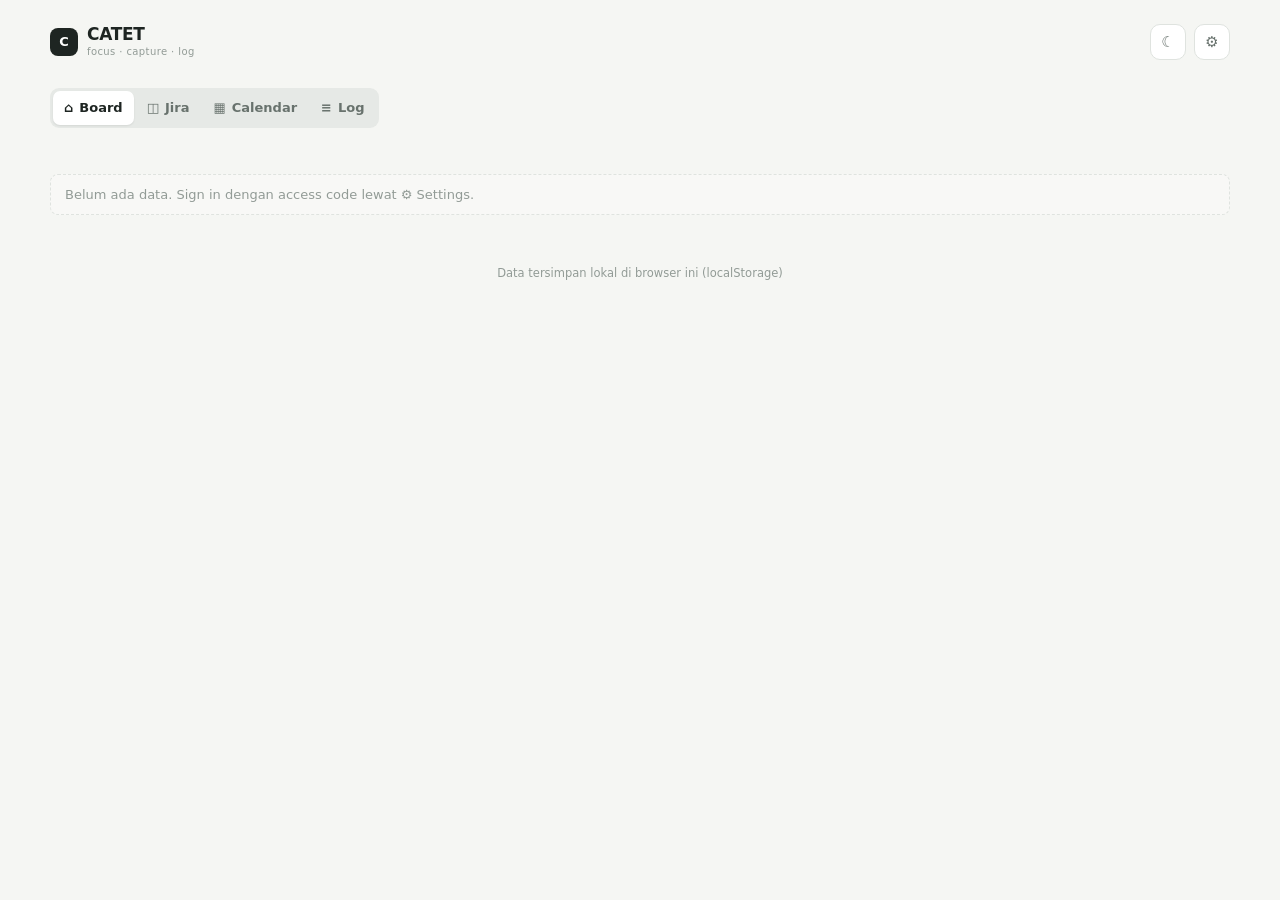
<file: index.html>
<!doctype html>
<html lang="id">
<head>
<meta charset="utf-8">
<meta name="viewport" content="width=device-width, initial-scale=1, viewport-fit=cover, interactive-widget=resizes-content">
<title>Catet — catatan cepat berprioritas</title>
<meta name="theme-color" content="#0e7a6f">
<link rel="manifest" href="manifest.webmanifest">
<link rel="icon" type="image/png" href="icon-192.png">
<link rel="apple-touch-icon" href="icon-192.png">
<script src="assets/js/theme.js"></script>
<link rel="stylesheet" href="assets/css/styles.css">
<link rel="stylesheet" href="assets/css/calm-workbench.css">
</head>
<body>

<div class="app">
  <header class="top">
    <div class="brand">
      <span class="brand-mark" aria-hidden="true">C</span>
      <div><h1>CATET</h1><span class="tag">focus · capture · log</span></div>
    </div>
    <div class="top-actions">
      <button class="btn-ghost ready-alert-btn" id="ready-alert-btn" type="button" aria-label="Tiket baru siap dites" aria-expanded="false" hidden><span aria-hidden="true">✓</span><span id="ready-alert-count" class="ready-alert-count">0</span></button>
      <a class="week-chip" id="wrapped-week-chip" href="weekly-wrapped.html" hidden><span class="week-chip-dot" aria-hidden="true"></span><span id="wrapped-week-chip-label" class="week-chip-label"></span></a>
      <span class="week-chip-status" id="wrapped-week-chip-status" role="status" aria-atomic="true"></span>
      <button class="btn-ghost theme-toggle" id="theme-toggle" type="button" aria-label="Gunakan tema gelap" aria-pressed="false">☾</button>
      <button class="btn-ghost" id="settings-btn" aria-label="Settings" title="Settings" aria-pressed="false">⚙&#xFE0E;</button>
    </div>
  </header>

  <section class="ready-alert-panel hidden" id="ready-alert-panel" aria-labelledby="ready-alert-title">
    <div class="ready-alert-head">
      <div>
        <span class="ready-alert-eyebrow">QA SIGNAL</span>
        <h2 id="ready-alert-title">QA inbox</h2>
        <p>PR merged akan terus diingatkan sampai kamu menandainya sudah dibaca.</p>
      </div>
      <button class="icon-btn" id="ready-alert-close" type="button" aria-label="Tutup panel tiket siap dites">✕</button>
    </div>
    <div class="ready-alert-list" id="ready-alert-list"></div>
    <div class="pr-merge-alert-section">
      <div class="pr-merge-alert-head">
        <h3>PR merged belum dibaca</h3>
        <span id="pr-merge-alert-updated"></span>
      </div>
      <div class="pr-merge-alert-list" id="pr-merge-alert-list"></div>
    </div>
  </section>

  <div class="tabs-row">
    <nav class="tabs" role="tablist" aria-label="Tampilan">
      <button class="tab" id="tab-papan" role="tab" aria-label="Board" aria-selected="true"><span aria-hidden="true">⌂</span><span class="tab-label">Board</span></button>
      <button class="tab" id="tab-jira" role="tab" aria-label="Jira" aria-selected="false"><span aria-hidden="true">◫</span><span class="tab-label">Jira</span></button>
      <button class="tab" id="tab-kalender" role="tab" aria-label="Calendar" aria-selected="false"><span aria-hidden="true">▦</span><span class="tab-label">Calendar</span></button>
      <button class="tab" id="tab-log" role="tab" aria-label="Work log" aria-selected="false"><span aria-hidden="true">≡</span><span class="tab-label">Log</span></button>
    </nav>
    <input type="search" id="search" placeholder="Search tasks / tickets / logs…" aria-label="Cari">
  </div>

  <div class="desktop-shell board-view">
  <main id="board-main">
  <section class="focus-card" id="focus-card" aria-live="polite"></section>

  <section class="daily-priority hidden" id="daily-priority" aria-live="polite"></section>

  <section class="capture" aria-label="Tambah catatan">
    <div class="capture-row1">
      <span class="capture-plus" aria-hidden="true">+</span>
      <label class="capture-label" for="cap-text">Quick capture</label>
      <input type="text" id="cap-text" placeholder="Apa yang perlu kamu catat?" enterkeyhint="done">
      <button class="btn-ghost capture-more" id="capture-more" type="button" aria-expanded="false" aria-controls="capture-options">Options</button>
      <button class="btn-line" id="cap-run" title="Simpan lalu langsung jadikan In progress">▶ Run</button>
      <button class="btn-solid" id="cap-save">Save</button>
    </div>
    <div class="capture-options hidden" id="capture-options">
    <div class="capture-row2">
      <div class="cap-group" role="group" aria-label="Prioritas">
        <span class="cap-label">Priority</span>
        <button class="chip pr-urgent" data-pr="urgent" aria-pressed="false">Urgent</button>
        <button class="chip pr-tinggi" data-pr="tinggi" aria-pressed="false">High</button>
        <button class="chip pr-sedang" data-pr="sedang" aria-pressed="true">Medium</button>
        <button class="chip pr-rendah" data-pr="rendah" aria-pressed="false">Low</button>
      </div>
      <div class="cap-group" role="group" aria-label="Waktu">
        <span class="cap-label">When</span>
        <button class="chip time" data-due="none">Anytime</button>
        <button class="chip time" data-due="today" aria-pressed="true" >Today</button>
        <button class="chip time" data-due="tomorrow-am">Tomorrow AM</button>
        <input type="datetime-local" id="cap-due-custom" aria-label="Pilih waktu sendiri">
      </div>
      <button class="chip time hidden" id="sprint-capture" aria-pressed="false" title="Masukkan tugas baru ke sprint aktif">🏃 Sprint</button>
      <button class="chip" id="score-toggle" aria-pressed="false" title="Bantu menilai prioritas dari dampak, usaha, dan tenggat">🧮 Score</button>
      <span class="cap-hint"><kbd>Enter</kbd> save · <kbd>Alt</kbd>+<kbd>1–4</kbd> priority</span>
    </div>
    <div class="capture-row3 hidden" id="score-panel">
      <div class="cap-group" role="group" aria-label="Dampak kalau ditunda">
        <span class="cap-label">If delayed?</span>
        <button class="chip sc" data-dampak="1" aria-pressed="false">Safe</button>
        <button class="chip sc" data-dampak="2" aria-pressed="false">Disruptive</button>
        <button class="chip sc" data-dampak="3" aria-pressed="false">Blocks people/prod</button>
      </div>
      <div class="cap-group" role="group" aria-label="Perkiraan usaha">
        <span class="cap-label">Effort</span>
        <button class="chip sc" data-usaha="S" aria-pressed="false">⚡ ≤1 h</button>
        <button class="chip sc" data-usaha="M" aria-pressed="false">⏱ ±½ day</button>
        <button class="chip sc" data-usaha="L" aria-pressed="false">⏳ ≥1 day</button>
      </div>
      <div class="score-verdict" id="score-verdict">Pilih dampak (dan usaha) — saran prioritas &amp; kapan mulai muncul di sini.</div>
    </div>
    </div>
  </section>

  <div id="sections"></div>
  </main>
  <aside id="board-sidebar" aria-label="Konteks kerja">
    <div id="sprint-context"></div>
    <div id="routine-context"></div>
  </aside>
  </div>

  <div id="jiraview" class="hidden"></div>

  <div id="calview" class="hidden"></div>

  <div id="worklog" class="hidden"></div>

  <div id="settingsview" class="hidden">
    <section class="section weekly-checkin-section" id="weekly-checkin-section">
      <div class="section-head weekly-checkin-head">
        <div><span class="section-eyebrow">Weekly Wrapped input</span><h2>Weekly check-in</h2><p id="weekly-period-label"></p></div>
        <a class="btn-ghost tab-link" href="weekly-wrapped.html">Open Wrapped →</a>
      </div>
      <details class="weekly-advanced" id="weekly-advanced">
        <summary>Advanced</summary>
        <p class="weekly-help">Form start/end-week opsional. Koreksi report ada di Wrapped: Looks right, Ada yang salah, atau Yang terlewat.</p>
        <div class="weekly-checkin-grid">
        <form class="routine-card weekly-form" id="weekly-start-form">
          <div class="weekly-form-head"><div><span class="section-eyebrow">Start of week</span><h3>Commit to outcomes</h3></div><button class="btn-ghost" id="weekly-add-outcome" type="button">+ Outcome</button></div>
          <p class="weekly-help">Maksimal tiga hasil, bukan daftar aktivitas. Setiap outcome wajib punya definition of done.</p>
          <div id="weekly-outcomes"></div>
          <label class="weekly-field"><span>Capacity exception</span><textarea name="capacityException" rows="2" maxlength="1000" placeholder="Cuti, incident, meeting besar, atau constraint lain (optional)"></textarea></label>
          <div class="weekly-form-foot"><span class="weekly-form-status" role="status"></span><button class="btn-solid" type="submit">Save commitment</button></div>
        </form>

        <form class="routine-card weekly-form" id="weekly-end-form">
          <div class="weekly-form-head"><div><span class="section-eyebrow">End of week</span><h3>Reflect with evidence</h3></div></div>
          <p class="weekly-help">Isi singkat dan konkret. Ini context manusia untuk engine privat, bukan diagnosis performa otomatis.</p>
          <div class="weekly-reflection-grid">
            <label class="weekly-field"><span>Highest impact *</span><textarea name="highestImpact" rows="2" maxlength="1500"></textarea></label>
            <label class="weekly-field"><span>Hidden work</span><textarea name="hiddenWork" rows="2" maxlength="1500"></textarea></label>
            <label class="weekly-field"><span>Unfinished / failed *</span><textarea name="unfinished" rows="2" maxlength="1500"></textarea></label>
            <label class="weekly-field"><span>Decision to change *</span><textarea name="decisionToChange" rows="2" maxlength="1500"></textarea></label>
            <label class="weekly-field weekly-wide"><span>External feedback</span><textarea name="externalFeedback" rows="2" maxlength="1500"></textarea></label>
            <label class="weekly-field weekly-wide"><span>Rating context</span><textarea name="wellbeingContext" rows="2" maxlength="1000" placeholder="Kenapa focus, energy, atau load berada di angka tersebut? (optional)"></textarea></label>
          </div>
          <p class="weekly-help">Skala 1–5: focus/energy makin tinggi makin baik; load 5 berarti beban paling berat.</p>
          <div class="weekly-ratings">
            <label class="weekly-rating"><span>Focus</span><select name="focus" aria-label="Focus score"><option>1</option><option>2</option><option selected>3</option><option>4</option><option>5</option></select></label>
            <label class="weekly-rating"><span>Energy</span><select name="energy" aria-label="Energy score"><option>1</option><option>2</option><option selected>3</option><option>4</option><option>5</option></select></label>
            <label class="weekly-rating"><span>Load</span><select name="load" aria-label="Load score"><option>1</option><option>2</option><option selected>3</option><option>4</option><option>5</option></select></label>
          </div>
          <div class="weekly-form-foot"><span class="weekly-form-status" role="status"></span><button class="btn-solid" type="submit">Save reflection</button></div>
        </form>
        </div>
      </details>
    </section>

    <div id="settings-access"></div>

    <section class="section s-jira" style="margin-top:18px">
      <div class="section-head"><h2>Reminders</h2></div>
      <div class="routine-card">
        <div class="routine-row">
          <span class="r-text">Toast di dalam halaman + bip untuk tugas jatuh tempo, rutinitas, dan meeting. Notifikasi sistem ikut aktif kalau browser mengizinkan.</span>
          <button class="btn-line" id="notif-btn" title="Nyalakan/matikan pengingat waktu">🔔<span class="btn-label"> Reminders</span></button>
        </div>
      </div>
    </section>

    <section class="section s-jira" style="margin-top:18px">
      <div class="section-head"><h2>Backup</h2></div>
      <div class="routine-card">
        <div class="routine-row">
          <span class="r-text">Unduh atau pulihkan semua data (tugas, rutinitas, sprint, log kerja, weekly check-in) sebagai file .json — jaring pengaman yang tidak bergantung ke sinkron cloud.</span>
          <button class="btn-line" id="export-btn" title="Unduh cadangan semua data sebagai file .json">⬇<span class="btn-label"> Export</span></button>
          <button class="btn-line" id="import-btn" title="Pulihkan data dari file .json (mengganti data di browser ini)">⬆<span class="btn-label"> Import</span></button>
          <input type="file" id="import-file" accept="application/json,.json" hidden>
        </div>
      </div>
    </section>
  </div>

  <footer class="foot">Data tersimpan lokal di browser ini (localStorage)<span id="sync-status"></span></footer>
</div>

<div class="toasts" id="toasts" role="status" aria-live="assertive"></div>

<!-- Urutan dimuat penting: util → state/fitur → render → app (inisialisasi).
     Skrip klasik (bukan module) supaya tetap bisa dibuka langsung dari file://. -->
<script src="assets/js/util.js"></script>
<script src="assets/js/priority-engine.js"></script>
<script src="assets/js/dependency-matcher.js"></script>
<script src="assets/js/ready-notifications.js"></script>
<script src="assets/js/tasks.js"></script>
<script src="assets/js/sprints.js"></script>
<script src="assets/js/capture.js"></script>
<script src="assets/js/routines.js"></script>
<script src="assets/js/jira.js"></script>
<script src="assets/js/calendar.js"></script>
<script src="assets/js/testcases.js"></script>
<script src="assets/js/board.js"></script>
<script src="assets/js/worklog.js"></script>
<script src="assets/js/reminders.js"></script>
<script src="assets/js/weekly-checkin.js"></script>
<script src="assets/js/weekly-wrapped-signal.js"></script>
<script src="assets/js/sync.js"></script>
<script src="assets/js/backup.js"></script>
<script src="assets/js/settings.js"></script>
<script src="assets/js/app.js"></script>
</body>
</html>
</file>
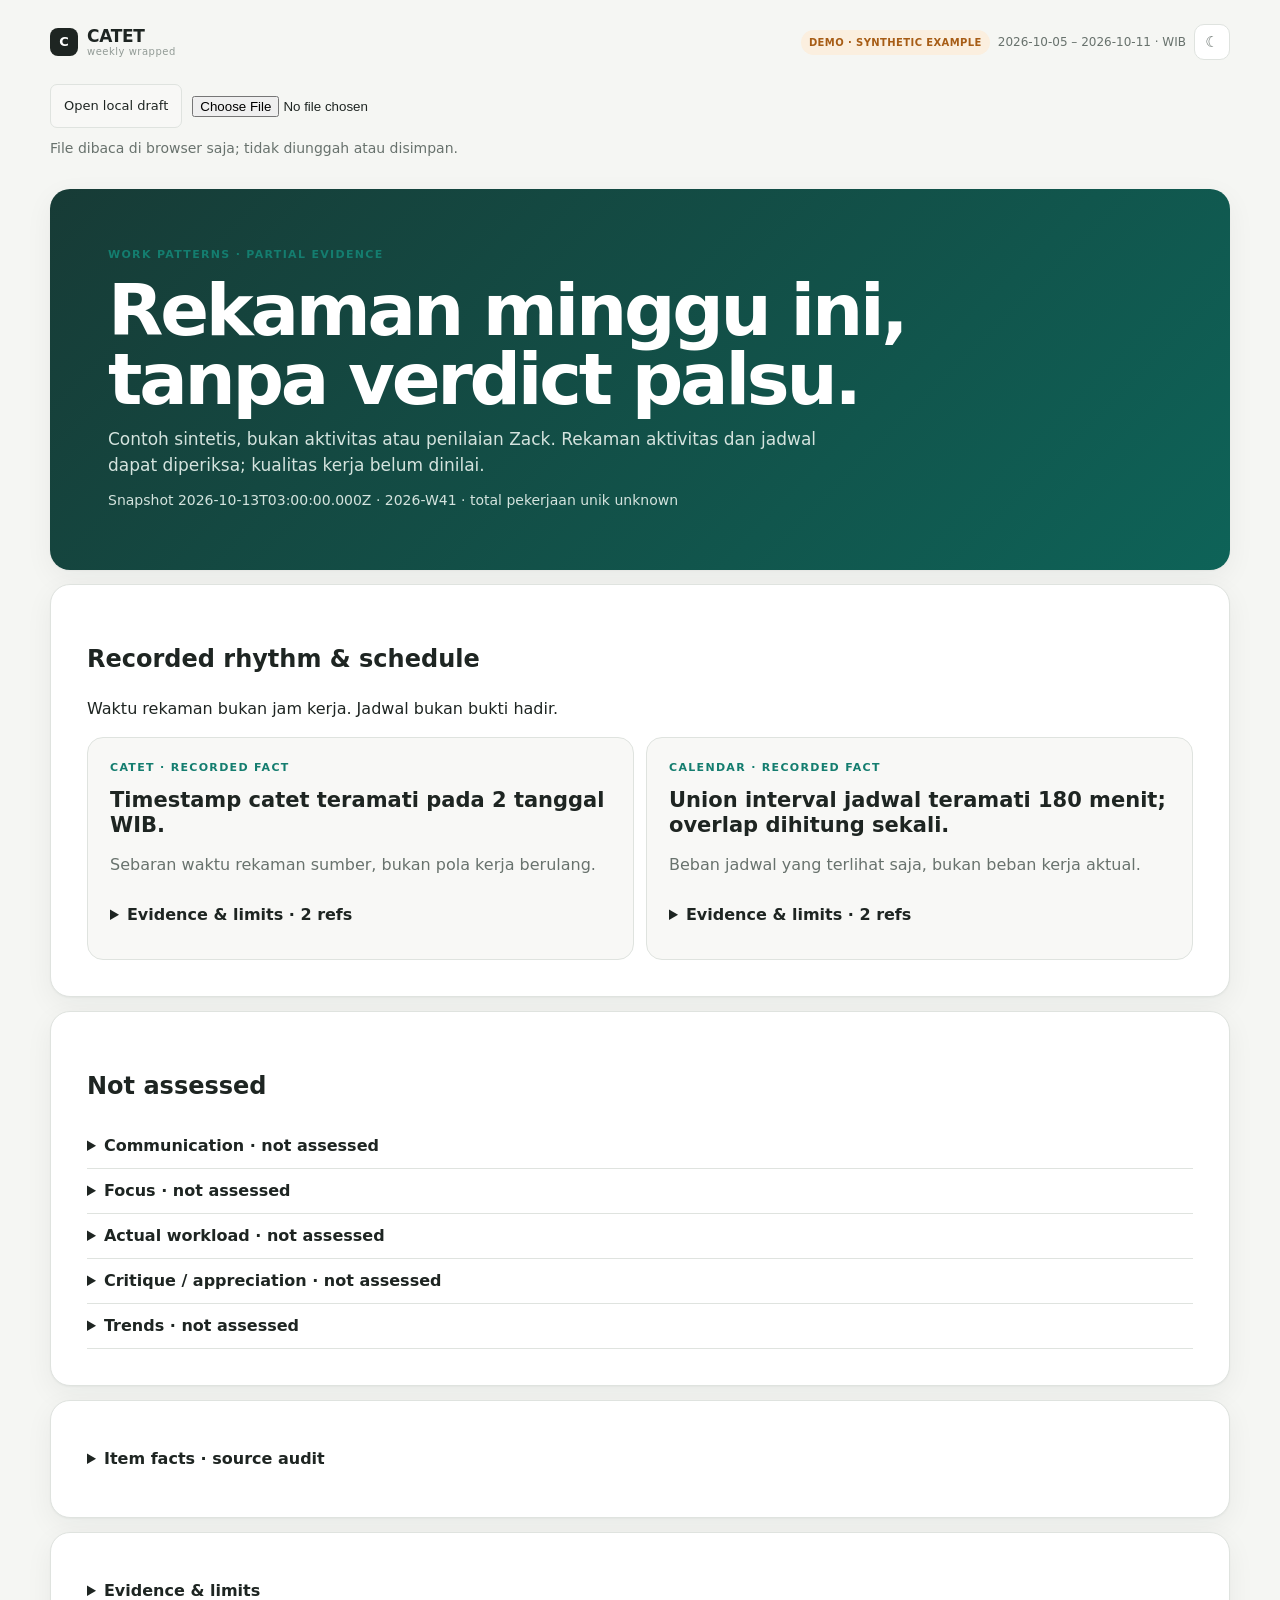
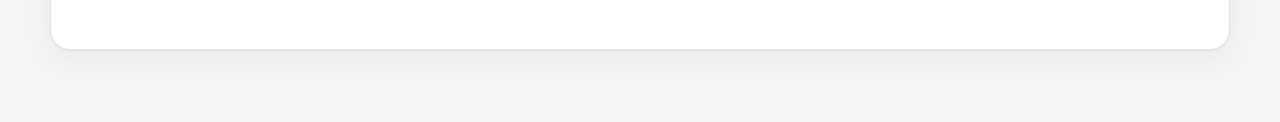
<file: weekly-wrapped.html>
<!doctype html>
<html lang="id">
<head>
<meta charset="utf-8">
<meta name="viewport" content="width=device-width, initial-scale=1">
<title>Weekly Wrapped — CATET</title>
<meta name="theme-color" content="#147d6f">
<link rel="manifest" href="manifest.webmanifest">
<link rel="icon" type="image/png" href="icon-192.png">
<link rel="apple-touch-icon" href="icon-192.png">
<script src="assets/js/theme.js"></script>
<link rel="stylesheet" href="assets/css/styles.css">
<link rel="stylesheet" href="assets/css/calm-workbench.css">
<link rel="stylesheet" href="assets/css/weekly-wrapped.css">
</head>
<body class="wrapped-body">
<div class="wrapped-app">
  <header class="top wrapped-top">
    <a class="brand wrapped-brand" href="index.html" aria-label="Kembali ke CATET">
      <span class="brand-mark" aria-hidden="true">C</span>
      <span class="brand-copy"><strong>CATET</strong><small>weekly wrapped</small></span>
    </a>
    <div class="top-actions">
      <span class="wrapped-source-status" id="wrapped-source-status" data-source="loading">Loading report…</span>
      <span class="wrapped-period" id="wrapped-period">Memuat periode…</span>
      <button class="btn-ghost theme-toggle" id="theme-toggle" type="button" aria-label="Gunakan tema gelap" aria-pressed="false">☾</button>
    </div>
  </header>

  <main>
    <div class="wrapped-local-tools">
      <label class="btn-line" for="wrapped-local-input">Open local draft</label>
      <input id="wrapped-local-input" type="file" accept="application/json,.json" aria-label="Open local draft" />
      <span id="wrapped-local-status" role="status">File dibaca di browser saja; tidak diunggah atau disimpan.</span>
    </div>
    <section class="wrapped-report hidden" id="work-pattern-report" aria-labelledby="work-pattern-title">
      <header class="report-hero">
        <div><span class="section-eyebrow">Work patterns · partial evidence</span>
          <h1 id="work-pattern-title" tabindex="-1">Rekaman minggu ini, tanpa verdict palsu.</h1>
          <p id="work-pattern-summary"></p>
          <p id="work-pattern-snapshot"></p>
        </div>
      </header>
      <section class="report-section" aria-labelledby="work-pattern-highlights-title">
        <h2 id="work-pattern-highlights-title">Recorded rhythm &amp; schedule</h2>
        <p>Waktu rekaman bukan jam kerja. Jadwal bukan bukti hadir.</p>
        <div id="work-pattern-highlights" class="claim-grid"></div>
      </section>
      <section class="report-section" aria-labelledby="work-pattern-abstentions-title">
        <h2 id="work-pattern-abstentions-title">Not assessed</h2>
        <div id="work-pattern-abstentions"></div>
      </section>
      <details class="report-section" id="work-pattern-items">
        <summary>Item facts · source audit</summary>
        <p>Item antar-sumber belum dipetakan. Hitungan tidak dijumlahkan sebagai pekerjaan unik atau impact.</p>
        <div id="work-pattern-item-list" class="claim-grid"></div>
      </details>
      <details class="report-section" id="work-pattern-coverage">
        <summary>Evidence &amp; limits</summary>
        <p>Ref aktivitas dan ritme yang sama bukan bukti independen tambahan. Total minggu tetap unknown pada coverage partial/missing.</p>
        <div id="work-pattern-source-list"></div>
        <p id="work-pattern-agent-gap"></p>
        <div id="work-pattern-evidence"></div>
      </details>
    </section>
    <section class="wrapped-story" id="wrapped-story" aria-label="Weekly Wrapped slideshow">
      <div class="story-progress" id="story-progress" aria-label="Progress slideshow"></div>
      <article class="story-card" id="story-card" aria-live="polite" tabindex="0">
        <div class="story-copy">
          <span class="story-eyebrow" id="story-eyebrow"></span>
          <h1 id="story-title">Memuat Weekly Wrapped…</h1>
          <p id="story-body"></p>
        </div>
        <div class="story-metric" aria-label="Metric utama">
          <strong id="story-metric"></strong>
          <span id="story-metric-label"></span>
        </div>
        <div class="story-index mono" id="story-index"></div>
      </article>
      <div class="story-controls">
        <button class="btn-line" id="story-prev" type="button">← Previous</button>
        <button class="btn-ghost" id="story-pause" type="button" aria-pressed="false">Pause</button>
        <button class="btn-solid" id="story-next" type="button">Next →</button>
        <button class="btn-solid hidden" id="view-report" type="button">View full report ↓</button>
      </div>
      <p class="story-hint">Gunakan ← → atau swipe. Auto-advance berhenti saat kamu berinteraksi.</p>
    </section>

    <section class="wrapped-report hidden" id="wrapped-report" aria-labelledby="report-title">
      <header class="report-hero">
        <div>
          <span class="section-eyebrow">Full report</span>
          <h1 id="report-title" tabindex="-1">Evidence before vibes.</h1>
          <p id="report-summary"></p>
        </div>
        <div class="report-score"><strong id="overall-score">—</strong><span>provisional / 5</span></div>
      </header>

      <div class="report-grid report-overview">
        <section class="report-panel">
          <div class="panel-heading"><div><span class="section-eyebrow">Promise vs reality</span><h2>Commitments</h2></div></div>
          <div id="commitment-list"></div>
        </section>
        <section class="report-panel">
          <div class="panel-heading"><div><span class="section-eyebrow">Evidence coverage</span><h2>Scorecard</h2></div></div>
          <div id="scorecard-list"></div>
        </section>
      </div>

      <section class="report-section">
        <div class="panel-heading"><div><span class="section-eyebrow">Fact ≠ inference</span><h2>What actually happened</h2></div><p>Kesimpulan dipisahkan dari observasi. Kritik tanpa evidence tidak naik panggung.</p></div>
        <div class="claim-grid" id="claim-list"></div>
      </section>

      <section class="report-section next-week-section">
        <div class="panel-heading"><div><span class="section-eyebrow">Bounded plan</span><h2>Next week</h2></div><p>Maksimal tiga outcome. Daftar panjang bukan prioritas.</p></div>
        <div class="next-week-grid">
          <ol class="next-outcomes" id="next-outcomes"></ol>
          <aside class="next-guardrails" id="next-guardrails"></aside>
        </div>
      </section>

      <section class="report-section">
        <div class="panel-heading"><div><span class="section-eyebrow">Audit trail</span><h2>Evidence ledger</h2></div><p>Sanitized summary only. Raw payload tidak disimpan di report.</p></div>
        <div class="evidence-list" id="evidence-list"></div>
      </section>

      <section class="report-section wrapped-correction" id="wrapped-correction" aria-labelledby="correction-title">
        <div class="panel-heading">
          <div>
            <span class="section-eyebrow">Quick correction</span>
            <h2 id="correction-title">Does this look right?</h2>
          </div>
          <p>Tiga jalur ringan. Form panjang ada di Advanced, bukan syarat untuk melihat atau mengoreksi report.</p>
        </div>
        <div class="correction-actions">
          <button class="btn-solid" id="correction-looks-right" type="button" data-correction-verdict="looks_right" aria-pressed="false">Looks right</button>
          <button class="btn-line" id="correction-wrong" type="button" data-correction-verdict="wrong" aria-pressed="false">Ada yang salah</button>
        </div>
        <label class="weekly-field correction-note" id="correction-missed"><span>Yang terlewat</span><textarea id="correction-note" maxlength="500" rows="3" placeholder="Satu hal yang tidak tertangkap report"></textarea></label>
        <div class="correction-foot">
          <button class="btn-ghost" id="correction-save-missed" type="button" data-correction-verdict="missed">Simpan yang terlewat</button>
          <span class="weekly-form-status" id="correction-status" role="status">Belum ada koreksi untuk report ini.</span>
        </div>
      </section>

      <details class="wrapped-advanced" id="wrapped-advanced">
        <summary>Advanced</summary>
        <p class="weekly-help">Start/end-week lama tetap ada sebagai fallback. Tidak wajib diisi untuk melihat atau mengoreksi report.</p>
        <p id="weekly-period-label"></p>
        <div class="weekly-checkin-grid">
          <form class="routine-card weekly-form" id="weekly-start-form">
            <div class="weekly-form-head"><div><span class="section-eyebrow">Start of week</span><h3>Commit to outcomes</h3></div><button class="btn-ghost" id="weekly-add-outcome" type="button">+ Outcome</button></div>
            <p class="weekly-help">Maksimal tiga hasil, bukan daftar aktivitas. Setiap outcome wajib punya definition of done.</p>
            <div id="weekly-outcomes"></div>
            <label class="weekly-field"><span>Capacity exception</span><textarea name="capacityException" rows="2" maxlength="1000" placeholder="Cuti, incident, meeting besar, atau constraint lain (optional)"></textarea></label>
            <div class="weekly-form-foot"><span class="weekly-form-status" role="status"></span><button class="btn-solid" type="submit">Save commitment</button></div>
          </form>
          <form class="routine-card weekly-form" id="weekly-end-form">
            <div class="weekly-form-head"><div><span class="section-eyebrow">End of week</span><h3>Reflect with evidence</h3></div></div>
            <p class="weekly-help">Isi singkat dan konkret. Ini context manusia untuk engine privat, bukan diagnosis performa otomatis.</p>
            <div class="weekly-reflection-grid">
              <label class="weekly-field"><span>Highest impact *</span><textarea name="highestImpact" rows="2" maxlength="1500"></textarea></label>
              <label class="weekly-field"><span>Hidden work</span><textarea name="hiddenWork" rows="2" maxlength="1500"></textarea></label>
              <label class="weekly-field"><span>Unfinished / failed *</span><textarea name="unfinished" rows="2" maxlength="1500"></textarea></label>
              <label class="weekly-field"><span>Decision to change *</span><textarea name="decisionToChange" rows="2" maxlength="1500"></textarea></label>
              <label class="weekly-field weekly-wide"><span>External feedback</span><textarea name="externalFeedback" rows="2" maxlength="1500"></textarea></label>
              <label class="weekly-field weekly-wide"><span>Rating context</span><textarea name="wellbeingContext" rows="2" maxlength="1000" placeholder="Kenapa focus, energy, atau load berada di angka tersebut? (optional)"></textarea></label>
            </div>
            <p class="weekly-help">Skala 1–5: focus/energy makin tinggi makin baik; load 5 berarti beban paling berat.</p>
            <div class="weekly-ratings">
              <label class="weekly-rating"><span>Focus</span><select name="focus" aria-label="Focus score"><option>1</option><option>2</option><option selected>3</option><option>4</option><option>5</option></select></label>
              <label class="weekly-rating"><span>Energy</span><select name="energy" aria-label="Energy score"><option>1</option><option>2</option><option selected>3</option><option>4</option><option>5</option></select></label>
              <label class="weekly-rating"><span>Load</span><select name="load" aria-label="Load score"><option>1</option><option>2</option><option selected>3</option><option>4</option><option>5</option></select></label>
            </div>
            <div class="weekly-form-foot"><span class="weekly-form-status" role="status"></span><button class="btn-solid" type="submit">Save reflection</button></div>
          </form>
        </div>
      </details>

      <footer class="wrapped-footer">
        <button class="btn-line" id="replay-story" type="button">Replay slideshow ↑</button>
        <a class="btn-ghost wrapped-link" href="index.html">Back to CATET</a>
        <span id="report-status"></span>
      </footer>
    </section>

    <section class="wrapped-error hidden" id="wrapped-error" role="alert">
      <h1>Weekly Wrapped gagal dimuat.</h1>
      <p>Data report tidak tersedia atau formatnya invalid. Coba refresh setelah report di-generate ulang.</p>
      <button class="btn-solid" id="wrapped-retry" type="button">Retry</button>
      <a class="btn-line wrapped-link" href="index.html">Settings / CATET</a>
    </section>
  </main>
</div>
<script src="assets/js/util.js"></script>
<script src="assets/js/weekly-checkin.js"></script>
<script src="assets/js/weekly-correction.js"></script>
<script src="assets/js/work-pattern-report-contract.js"></script>
<script src="assets/js/weekly-wrapped.js"></script>
</body>
</html>
</file>
<file: assets/css/styles.css>
:root {
    --bg: #eef1f4;
    --surface: #ffffff;
    --surface-2: #f5f7f9;
    --ink: #1b2530;
    --ink-muted: #5c6b7a;
    --ink-faint: #8b98a5;
    --line: #d8dee5;
    --accent: #0e7a6f;
    --accent-soft: #e0f0ee;
    --accent-ink: #ffffff;
    --focus-ring: #0e7a6f;
    --p-urgent: #c2362b;
    --p-urgent-soft: #f9e9e7;
    --p-tinggi: #c07514;
    --p-tinggi-soft: #f8efe0;
    --p-sedang: #2563a8;
    --p-sedang-soft: #e6eef7;
    --p-rendah: #6b7885;
    --p-rendah-soft: #edf0f3;
    --late: #c2362b;
    --shadow: 0 1px 2px rgba(27,37,48,.06), 0 4px 16px rgba(27,37,48,.06);
    /* token gerak & radius — dipakai lintas komponen supaya konsisten */
    --ease: cubic-bezier(.2,.6,.2,1);
  }
  @media (prefers-color-scheme: dark) {
    :root {
      --bg: #10161c;
      --surface: #1a222b;
      --surface-2: #212b35;
      --ink: #e5eaf0;
      --ink-muted: #9aa8b5;
      --ink-faint: #6b7885;
      --line: #2d3944;
      --accent: #3ab5a6;
      --accent-soft: #16332f;
      --accent-ink: #08211d;
      --focus-ring: #3ab5a6;
      --p-urgent: #e05d51;
      --p-urgent-soft: #3a1f1c;
      --p-tinggi: #dd9a3e;
      --p-tinggi-soft: #362a17;
      --p-sedang: #5d93cf;
      --p-sedang-soft: #1c2a3a;
      --p-rendah: #8b98a5;
      --p-rendah-soft: #262f38;
      --late: #e05d51;
      --shadow: 0 1px 2px rgba(0,0,0,.3), 0 4px 16px rgba(0,0,0,.25);
    }
  }
  :root[data-theme="light"] {
    --bg: #eef1f4; --surface: #ffffff; --surface-2: #f5f7f9;
    --ink: #1b2530; --ink-muted: #5c6b7a; --ink-faint: #8b98a5; --line: #d8dee5;
    --accent: #0e7a6f; --accent-soft: #e0f0ee; --accent-ink: #ffffff; --focus-ring: #0e7a6f;
    --p-urgent: #c2362b; --p-urgent-soft: #f9e9e7;
    --p-tinggi: #c07514; --p-tinggi-soft: #f8efe0;
    --p-sedang: #2563a8; --p-sedang-soft: #e6eef7;
    --p-rendah: #6b7885; --p-rendah-soft: #edf0f3;
    --late: #c2362b;
    --shadow: 0 1px 2px rgba(27,37,48,.06), 0 4px 16px rgba(27,37,48,.06);
  }
  :root[data-theme="dark"] {
    --bg: #10161c; --surface: #1a222b; --surface-2: #212b35;
    --ink: #e5eaf0; --ink-muted: #9aa8b5; --ink-faint: #6b7885; --line: #2d3944;
    --accent: #3ab5a6; --accent-soft: #16332f; --accent-ink: #08211d; --focus-ring: #3ab5a6;
    --p-urgent: #e05d51; --p-urgent-soft: #3a1f1c;
    --p-tinggi: #dd9a3e; --p-tinggi-soft: #362a17;
    --p-sedang: #5d93cf; --p-sedang-soft: #1c2a3a;
    --p-rendah: #8b98a5; --p-rendah-soft: #262f38;
    --late: #e05d51;
    --shadow: 0 1px 2px rgba(0,0,0,.3), 0 4px 16px rgba(0,0,0,.25);
  }

  * { box-sizing: border-box; }
  html, body { margin: 0; padding: 0; }
  body {
    background: var(--bg);
    color: var(--ink);
    font: 15px/1.5 system-ui, -apple-system, "Segoe UI", Roboto, "Ubuntu", "Cantarell", sans-serif;
    padding: 24px 16px 80px;
    overscroll-behavior-y: none;
    -webkit-text-size-adjust: 100%;
  }
  .mono { font-family: ui-monospace, "SF Mono", "Cascadia Mono", "Ubuntu Mono", Menlo, monospace; font-variant-numeric: tabular-nums; }

  .app { max-width: 720px; margin: 0 auto; display: flex; flex-direction: column; gap: 20px; }

  header.top { display: flex; align-items: baseline; justify-content: space-between; gap: 12px; }
  .brand { display: flex; align-items: baseline; gap: 10px; }
  .brand h1 { font-size: 22px; font-weight: 700; letter-spacing: -0.01em; margin: 0; }
  .brand .tag { font-size: 12.5px; color: var(--ink-muted); }
  .top-actions { display: flex; gap: 8px; }
  /* Layar sempit: tombol header cukup ikonnya saja (label pindah ke title) —
     tanpa ini "🔔 Pengingat aktif" melipat tiga baris dan mendominasi layar. */
  @media (max-width: 560px) {
    .top-actions .btn-label { display: none; }
    .top-actions .btn-ghost { font-size: 16px; padding: 6px 10px; }
    /* Lebih banyak lebar konten + target sentuh lebih besar di HP. */
    body { padding: 16px 12px 72px; }
    .app { gap: 16px; }
    .icon-btn { width: 36px; height: 36px; font-size: 15px; }
    .log-entry .icon-btn { width: 32px; height: 32px; font-size: 13px; }
    .task-actions { gap: 4px; }
    .check { width: 22px; height: 22px; }
    .cap-hint { display: none; } /* pintasan keyboard tak relevan di sentuh */
    #search { flex: 1 1 100%; order: 2; } /* kotak cari full-width di bawah tab */
    /* grid Calendar: sel lebih rapat, chip jadi titik saja (judul di detail) */
    .kal-month { gap: 2px; }
    .kal-cell { min-height: 60px; padding: 3px; }
    .kal-num { width: 20px; height: 20px; font-size: 11px; }
    .kal-cell-evs { flex-direction: row; flex-wrap: wrap; gap: 3px; padding-left: 1px; }
    .kal-ev-text { display: none; }
    .kal-ev-dot { width: 6px; height: 6px; }
    .kal-more { padding-left: 0; font-size: 10px; }
    .kal-bulan-label { font-size: 15px; min-width: 0; }
  }

  button { font: inherit; color: inherit; cursor: pointer; border: none; background: none; }
  button:focus-visible, input:focus-visible, select:focus-visible, textarea:focus-visible {
    outline: 2px solid var(--focus-ring); outline-offset: 2px;
  }
  /* Hilangkan jeda tap 300ms + cegah pull-to-refresh tak sengaja di HP. */
  button, input, select, textarea, a, .chip, .tab { touch-action: manipulation; }
  /* Transisi halus + umpan-balik tekan. Dimatikan bila pengguna minta reduce-motion. */
  @media (prefers-reduced-motion: no-preference) {
    .btn-solid, .btn-line, .btn-ghost, .chip, .day-chip, .tab, .icon-btn,
    li.task, .check, a.jira-key, .routine-row, .sprint-menu-item {
      transition: background-color .14s var(--ease), border-color .14s var(--ease),
        color .14s var(--ease), box-shadow .14s var(--ease), transform .1s var(--ease);
    }
    .btn-solid:active, .btn-line:active, .btn-ghost:active,
    .chip:active, .tab:active, .day-chip:active, .icon-btn:active { transform: translateY(1px); }
  }
  .btn-ghost {
    font-size: 12.5px; color: var(--ink-muted);
    padding: 5px 10px; border: 1px solid var(--line); border-radius: 6px; background: var(--surface);
  }
  .btn-ghost:hover { color: var(--ink); border-color: var(--ink-faint); }

  /* ---- Focus card ---- */
  .focus-card {
    background: var(--surface); border: 1px solid var(--line);
    border-left: 4px solid var(--accent);
    border-radius: 10px; box-shadow: var(--shadow);
    padding: 14px 16px;
    display: flex; flex-direction: column; gap: 8px;
  }
  .focus-card .eyebrow {
    font-size: 11px; font-weight: 600; letter-spacing: 0.09em; text-transform: uppercase;
    color: var(--accent);
    display: flex; align-items: center; gap: 8px;
  }
  .focus-card .eyebrow .dot {
    width: 8px; height: 8px; border-radius: 50%; background: var(--accent);
    animation: pulse 2s ease-in-out infinite;
  }
  @keyframes pulse { 0%,100% { opacity: 1; } 50% { opacity: .35; } }
  @media (prefers-reduced-motion: reduce) { .focus-card .eyebrow .dot { animation: none; } }
  .focus-card .focus-text { font-size: 17px; font-weight: 600; text-wrap: balance; }
  .focus-card .focus-meta { font-size: 12.5px; color: var(--ink-muted); }
  .focus-card .focus-actions { display: flex; gap: 8px; flex-wrap: wrap; margin-top: 2px; }
  .focus-card.empty { border-left-color: var(--line); }
  .focus-card.empty .eyebrow { color: var(--ink-faint); }
  .focus-card.empty .focus-text { color: var(--ink-faint); font-weight: 500; font-size: 14.5px; }

  /* ---- Snapshot prioritas harian dari scheduler ---- */
  .daily-priority {
    background: color-mix(in srgb, var(--accent) 7%, var(--surface));
    border: 1px solid color-mix(in srgb, var(--accent) 28%, var(--line));
    border-radius: 10px; padding: 12px 16px;
    display: flex; flex-wrap: wrap; align-items: baseline; gap: 6px 12px;
  }
  .daily-priority > .mono { color: var(--ink-muted); font-size: 12px; }
  .daily-priority-list {
    flex-basis: 100%; margin: 2px 0 0; padding-left: 22px;
    color: var(--ink-muted); font-size: 13px; line-height: 1.55;
  }
  .daily-priority-list li { padding-left: 2px; }

  /* ---- Tumpukan interupsi (di bawah kartu fokus) ---- */
  .focus-stack {
    margin-top: 4px; padding-top: 10px; border-top: 1px dashed var(--line);
    display: flex; flex-direction: column; gap: 7px;
  }
  .focus-stack .stack-label {
    font-size: 11px; font-weight: 600; letter-spacing: 0.09em; text-transform: uppercase;
    color: var(--ink-faint);
  }
  .stack-row { display: flex; flex-wrap: wrap; align-items: center; gap: 4px 8px; }
  .stack-row .stack-text {
    flex: 1 1 auto; min-width: min(18ch, 100%); overflow-wrap: break-word;
    font-size: 14px; font-weight: 500; color: var(--ink-muted);
  }
  .stack-row .stack-meta { font-size: 11.5px; color: var(--ink-faint); white-space: nowrap; margin-left: auto; }

  .btn-solid {
    background: var(--accent); color: var(--accent-ink);
    font-size: 13px; font-weight: 600; padding: 7px 14px; border-radius: 7px;
  }
  .btn-solid:hover { filter: brightness(1.08); }
  .btn-line {
    font-size: 13px; font-weight: 500; padding: 6px 13px;
    border: 1px solid var(--line); border-radius: 7px; background: var(--surface-2); color: var(--ink);
  }
  .btn-line:hover { border-color: var(--ink-faint); }

  /* ---- Capture bar ---- */
  .capture {
    background: var(--surface); border: 1px solid var(--line); border-radius: 10px;
    box-shadow: var(--shadow); padding: 12px;
    display: flex; flex-direction: column; gap: 10px;
  }
  .capture-row1 { display: flex; gap: 8px; }
  .capture input[type="text"] {
    flex: 1; font: inherit; color: var(--ink); background: var(--surface-2);
    border: 1px solid var(--line); border-radius: 7px; padding: 9px 12px; min-width: 0;
  }
  .capture input[type="text"]::placeholder { color: var(--ink-faint); }
  .capture-row2 { display: flex; gap: 14px; flex-wrap: wrap; align-items: center; }
  .cap-group { display: flex; align-items: center; gap: 6px; flex-wrap: wrap; }
  .cap-label { font-size: 11px; font-weight: 600; letter-spacing: 0.08em; text-transform: uppercase; color: var(--ink-faint); margin-right: 2px; }
  .chip {
    font-size: 12.5px; font-weight: 500; padding: 4px 11px;
    border: 1px solid var(--line); border-radius: 999px; background: var(--surface); color: var(--ink-muted);
  }
  .chip:hover { border-color: var(--ink-faint); color: var(--ink); }
  .chip[aria-pressed="true"] { font-weight: 600; }
  .chip.pr-urgent[aria-pressed="true"] { background: var(--p-urgent-soft); border-color: var(--p-urgent); color: var(--p-urgent); }
  .chip.pr-tinggi[aria-pressed="true"] { background: var(--p-tinggi-soft); border-color: var(--p-tinggi); color: var(--p-tinggi); }
  .chip.pr-sedang[aria-pressed="true"] { background: var(--p-sedang-soft); border-color: var(--p-sedang); color: var(--p-sedang); }
  .chip.pr-rendah[aria-pressed="true"] { background: var(--p-rendah-soft); border-color: var(--p-rendah); color: var(--p-rendah); }
  .chip.time[aria-pressed="true"] { background: var(--accent-soft); border-color: var(--accent); color: var(--accent); }
  .capture input[type="datetime-local"] {
    font: inherit; font-size: 12.5px; color: var(--ink-muted);
    background: var(--surface); border: 1px solid var(--line); border-radius: 999px; padding: 3px 10px;
  }
  .cap-hint { font-size: 11.5px; color: var(--ink-faint); margin-left: auto; }
  .capture-row3 {
    display: flex; gap: 14px; flex-wrap: wrap; align-items: center;
    border-top: 1px dashed var(--line); padding-top: 10px;
  }
  .chip.sc[aria-pressed="true"], #score-toggle[aria-pressed="true"] {
    background: var(--accent-soft); border-color: var(--accent); color: var(--accent); font-weight: 600;
  }
  .score-verdict { flex-basis: 100%; font-size: 12.5px; color: var(--ink-muted); }
  .score-verdict strong { color: var(--accent); }
  .effort-badge {
    font-size: 11px; font-weight: 600; padding: 1px 8px; border-radius: 999px;
    background: var(--surface-2); border: 1px solid var(--line); color: var(--ink-muted);
  }
  .effort-badge.sprint-mepet { border-color: var(--p-urgent); color: var(--p-urgent); background: var(--p-urgent-soft); }
  /* status tiket dev untuk tiket QA (bisa berupa <a> → buka tiket dev di Jira) */
  .effort-badge.dep-ready { border-color: var(--accent); color: var(--accent); background: var(--accent-soft); }
  .effort-badge.dep-wait { color: var(--ink-faint); }
  .effort-badge.dep-warning { border-color: color-mix(in srgb, var(--p-urgent) 45%, var(--line)); color: var(--p-urgent); background: transparent; }
  .pairing-sprint-review { display: grid; gap: 8px; padding: 0 10px 10px; }
  .pairing-sprint-count { padding: 2px 7px; border-radius: 999px; border: 1px solid color-mix(in srgb, var(--p-urgent) 40%, var(--line));
    color: var(--p-urgent); font-size: 10px; font-weight: 700; white-space: nowrap; }
  .sprint-prd-count {
    padding: 2px 7px; border-radius: 999px; border: 1px solid color-mix(in srgb, var(--accent) 45%, var(--line));
    color: var(--accent); background: var(--accent-soft); font-size: 10px; font-weight: 700; white-space: nowrap;
  }
  .sprint-prd-panel {
    margin: 0 10px 10px; padding: 12px; display: grid; gap: 10px;
    border: 1px solid var(--line); border-radius: 10px; background: var(--surface);
  }
  .sprint-prd-head { display: flex; align-items: flex-start; justify-content: space-between; gap: 12px; }
  .sprint-prd-head > div { display: grid; gap: 2px; min-width: 0; }
  .sprint-prd-head .cap-hint { display: block; line-height: 1.4; }
  .sprint-prd-list { display: grid; gap: 6px; }
  .sprint-prd-item {
    min-height: 38px; padding: 3px 4px 3px 9px; display: flex; align-items: center; gap: 8px;
    border: 1px solid var(--line); border-radius: 8px; background: var(--surface-2);
  }
  .sprint-prd-link {
    flex: 1; min-width: 0; display: flex; align-items: center; gap: 8px;
    color: var(--ink); font-size: 12.5px; font-weight: 600; text-decoration: none;
  }
  .sprint-prd-link span:last-child { overflow: hidden; text-overflow: ellipsis; white-space: nowrap; }
  .sprint-prd-link:hover { color: var(--accent); text-decoration: underline; text-underline-offset: 2px; }
  .sprint-prd-icon { color: var(--accent); }
  .sprint-prd-empty { margin: 0; color: var(--ink-faint); font-size: 12px; }
  .sprint-prd-form { display: grid; grid-template-columns: minmax(130px, .8fr) minmax(180px, 1.3fr) auto; gap: 8px; align-items: center; }
  .sprint-prd-form input {
    min-width: 0; font: inherit; font-size: 12.5px; color: var(--ink); background: var(--surface-2);
    border: 1px solid var(--line); border-radius: 7px; padding: 8px 10px;
  }
  .sprint-prd-form input[aria-invalid="true"] { border-color: var(--p-urgent); }
  .sprint-prd-error { grid-column: 1 / -1; min-height: 1em; color: var(--p-urgent); font-size: 11.5px; }
  @media (max-width: 560px) {
    .sprint-prd-head .cap-hint { display: block; }
    .sprint-prd-head { align-items: center; }
    .sprint-prd-form { grid-template-columns: 1fr; }
    .sprint-prd-form .btn-solid { width: 100%; }
    .sprint-prd-error { grid-column: 1; }
  }
  .pairing-card { overflow: hidden; border: 1px solid var(--line); border-radius: 10px; background: var(--surface); }
  .pairing-card-label { padding: 8px 12px; border-bottom: 1px solid var(--line); color: var(--ink-muted);
    background: var(--surface-2); font-size: 11px; font-weight: 700; letter-spacing: .02em; }
  .pairing-ticket { display: grid; gap: 7px; padding: 10px 12px; border-top: 1px solid var(--line); }
  .pairing-ticket:first-child, .pairing-card-label + .pairing-ticket { border-top: 0; }
  .pairing-ticket-main { display: flex; flex-wrap: wrap; align-items: center; gap: 7px 9px; min-width: 0; }
  .pairing-ticket-title { flex: 1 1 35ch; min-width: min(24ch, 100%); color: var(--ink-muted);
    font-size: 12.5px; line-height: 1.45; overflow-wrap: anywhere; }
  .dep-review { display: flex; flex-wrap: wrap; gap: 6px; align-items: center; padding-left: 0; }
  .dep-review-label { font-size: 11px; font-weight: 700; color: var(--ink-muted); margin-right: 2px; }
  .dep-candidate { display: inline-flex; align-items: center; gap: 6px; }
  .dep-upload { padding-block: 4px; }
  .dep-upload.uploaded { background: var(--accent-soft); border-color: var(--accent); color: var(--accent); }
  .dep-score { min-width: 20px; padding: 0 4px; border-radius: 999px; background: var(--surface-2);
    color: var(--ink-faint); font-size: 10px; text-align: center; }
  .pairing-audit { border: 1px solid var(--line); border-radius: 10px; background: var(--surface); }
  .pairing-audit > summary { cursor: pointer; list-style: none; padding: 10px 12px; color: var(--ink-muted);
    font-size: 12px; font-weight: 600; user-select: none; }
  .pairing-audit > summary::-webkit-details-marker { display: none; }
  .pairing-audit > summary::before { content: "›"; display: inline-block; margin-right: 8px; color: var(--ink-faint); transition: transform .15s ease; }
  .pairing-audit[open] > summary::before { transform: rotate(90deg); }
  .pairing-audit-list { border-top: 1px solid var(--line); max-height: 360px; overflow: auto; }
  @media (max-width: 620px) {
    .pairing-sprint-review { padding-inline: 4px; }
  }
  a.effort-badge { text-decoration: none; }
  a.effort-badge:hover { text-decoration: underline; text-underline-offset: 2px; border-color: currentColor; }
  /* kotak kode akses baru hasil signup — ditampilkan sekali */
  .kode-baru { margin-top: 10px; padding: 10px 12px; border: 1px solid var(--accent);
    border-radius: 8px; background: var(--accent-soft); }
  .kode-baru-val { font-family: ui-monospace, Menlo, monospace; font-size: 15px; font-weight: 700;
    color: var(--accent); letter-spacing: .04em; align-self: center; user-select: all; }
  .pr-tag { font-size: 11px; font-weight: 700; }
  .pr-tag.pr-urgent { color: var(--p-urgent); }
  .pr-tag.pr-tinggi { color: var(--p-tinggi); }
  .pr-tag.pr-sedang { color: var(--p-sedang); }
  .pr-tag.pr-rendah { color: var(--p-rendah); }
  .section.s-today h2 { color: var(--accent); }
  details.s-nanti summary { padding: 4px 0; }
  .cap-hint kbd {
    font-family: inherit; font-size: 10.5px; border: 1px solid var(--line); border-bottom-width: 2px;
    border-radius: 4px; padding: 0 5px; background: var(--surface-2);
  }

  /* ---- Sections ---- */
  .section { display: flex; flex-direction: column; gap: 8px; }
  .section-head { display: flex; align-items: baseline; gap: 8px; }
  .section-head h2 {
    font-size: 11.5px; font-weight: 700; letter-spacing: 0.1em; text-transform: uppercase; margin: 0;
  }
  .section-head .count { font-size: 11.5px; color: var(--ink-faint); }
  .section.s-urgent h2 { color: var(--p-urgent); }
  .section.s-tinggi h2 { color: var(--p-tinggi); }
  .section.s-sedang h2 { color: var(--p-sedang); }
  .section.s-rendah h2 { color: var(--p-rendah); }
  .section.s-selesai h2 { color: var(--ink-faint); }

  ul.tasks { list-style: none; margin: 0; padding: 0; display: flex; flex-direction: column; gap: 6px; }
  li.task {
    background: var(--surface); border: 1px solid var(--line); border-radius: 8px;
    display: flex; align-items: flex-start; gap: 10px; padding: 10px 12px 10px 9px;
    border-left-width: 4px;
  }
  li.task.p-urgent { border-left-color: var(--p-urgent); }
  li.task.p-tinggi { border-left-color: var(--p-tinggi); }
  li.task.p-sedang { border-left-color: var(--p-sedang); }
  li.task.p-rendah { border-left-color: var(--p-rendah); }
  li.task:hover { border-color: var(--ink-faint); box-shadow: var(--shadow); }
  li.task.done { opacity: .6; border-left-color: var(--line); }
  li.task.done:hover { box-shadow: none; }
  li.task.done .task-text { text-decoration: line-through; }

  .check {
    width: 19px; height: 19px; flex: none; margin-top: 2px;
    border: 1.5px solid var(--ink-faint); border-radius: 5px; background: var(--surface);
    display: grid; place-items: center; font-size: 12px; line-height: 1; color: transparent;
  }
  .check:hover { border-color: var(--accent); color: var(--accent); }
  li.task.done .check { background: var(--accent); border-color: var(--accent); color: var(--accent-ink); }

  .task-body { flex: 1; min-width: 0; display: flex; flex-direction: column; gap: 3px; }
  .task-text { overflow-wrap: break-word; }
  .task-text[contenteditable="true"] { outline: 1px dashed var(--accent); border-radius: 3px; padding: 0 3px; }
  .task-meta { display: flex; gap: 8px; flex-wrap: wrap; align-items: center; font-size: 11.5px; color: var(--ink-faint); }
  .due-badge {
    font-size: 11px; font-weight: 600; padding: 1px 8px; border-radius: 999px;
    background: var(--accent-soft); color: var(--accent);
  }
  .due-badge.late { background: var(--p-urgent-soft); color: var(--late); }

  .task-actions { display: flex; gap: 3px; flex: none; }
  .icon-btn {
    width: 30px; height: 30px; border-radius: 7px; display: grid; place-items: center;
    color: var(--ink-faint); font-size: 14px;
  }
  .icon-btn:hover { background: var(--surface-2); color: var(--ink); }
  .icon-btn.danger:hover { color: var(--late); }
  .icon-btn.in-sprint { color: var(--accent); background: var(--accent-soft); }

  li.task.editing { flex-wrap: wrap; }
  .task-editor {
    /* flex:0 0 100% — tak boleh menyusut, jadi selalu turun ke baris sendiri
       (bukan berdesakan di samping teks tugas di layar sempit). */
    flex: 0 0 100%; min-width: 0; margin-top: 10px; padding-top: 10px;
    border-top: 1px dashed var(--line);
    display: flex; flex-direction: column; gap: 10px;
  }
  .task-editor .cap-group { display: flex; align-items: center; gap: 6px 8px; flex-wrap: wrap; }
  .task-editor .cap-label { flex: 0 0 auto; }
  .task-editor input[type="datetime-local"] {
    font: inherit; font-size: 12.5px; color: var(--ink-muted);
    background: var(--surface); border: 1px solid var(--line); border-radius: 999px; padding: 3px 10px;
  }
  .task-editor .btn-line { align-self: flex-start; }
  .task-editor input[type="text"], .task-editor input[type="date"] {
    flex: 1 1 180px; min-width: 0; font: inherit; font-size: 13px; color: var(--ink);
    background: var(--surface); border: 1px solid var(--line); border-radius: 7px; padding: 6px 10px;
  }
  ul.sprint-tasks { list-style: none; margin: 0; padding: 0; display: flex; flex-direction: column; gap: 2px; }
  ul.sprint-tasks li { display: flex; align-items: center; gap: 8px; font-size: 13px; padding: 2px 0; }
  .sprint-task-dot { width: 8px; height: 8px; border-radius: 50%; flex: none; }
  .sprint-task-dot.p-urgent { background: var(--p-urgent); }
  .sprint-task-dot.p-tinggi { background: var(--p-tinggi); }
  .sprint-task-dot.p-sedang { background: var(--p-sedang); }
  .sprint-task-dot.p-rendah { background: var(--p-rendah); }
  .sprint-task-text { flex: 1; min-width: 0; overflow-wrap: break-word; }
  .sprint-task-text.done { text-decoration: line-through; color: var(--ink-faint); }
  .sprint-run { flex: none; padding: 3px 9px; font-size: 12px; white-space: nowrap; }
  /* Riwayat sprint (Completed sprints): detail read-only di bawah barisnya. */
  .sprint-history-detail { margin-top: 0; border-left: 3px solid var(--line); padding-left: 10px; }
  .sprint-history-mark { flex: none; width: 14px; text-align: center; font-size: 12px; font-weight: 700; color: var(--ink-faint); }
  .sprint-history-mark.done { color: var(--accent); }
  /* Bukan .cap-hint: info retensi tetap terlihat di layar sentuh. */
  .sprint-history-meta { font-size: 11.5px; line-height: 1.45; color: var(--ink-faint); }
  .sprint-history-note { padding: 8px 0 4px; }

  /* ---- Menu popup pilih sprint ---- */
  .sprint-menu {
    position: fixed; z-index: 60; min-width: 180px; max-width: min(280px, 90vw);
    background: var(--surface); border: 1px solid var(--line); border-radius: 8px;
    box-shadow: var(--shadow); padding: 4px; display: flex; flex-direction: column; gap: 2px;
  }
  .sprint-menu-item {
    display: flex; align-items: center; gap: 8px; text-align: left;
    font-size: 13px; color: var(--ink); padding: 7px 9px; border-radius: 6px; background: none;
  }
  .sprint-menu-item:hover { background: var(--surface-2); }
  .sprint-menu-item.aktif { color: var(--accent); font-weight: 600; }
  .sprint-menu-item.danger { color: var(--ink-muted); }
  .sprint-menu-item.danger:hover { color: var(--late); }
  .sprint-menu-tick { width: 12px; flex: none; color: var(--accent); }
  /* Varian menu topik BAU: daftar panjang → area ber-scroll + kolom cari.
     Tinggi dibatasi supaya menu selalu muat di layar; reset tetap di bawah. */
  .bau-menu { max-width: min(320px, 92vw); }
  .bau-menu .bau-menu-cari {
    margin: 2px; padding: 6px 9px; font-size: 13px;
    border: 1px solid var(--line); border-radius: 6px;
    background: var(--surface-2); color: var(--ink);
  }
  .bau-menu .bau-menu-list {
    overflow-y: auto; max-height: min(45vh, 320px);
    display: flex; flex-direction: column; gap: 2px;
    overscroll-behavior: contain;
  }
  .bau-menu .bau-menu-kosong { font-size: 12.5px; color: var(--ink-faint); padding: 8px 9px; }

  .empty-note {
    font-size: 13px; color: var(--ink-faint); background: var(--surface-2);
    border: 1px dashed var(--line); border-radius: 8px; padding: 10px 14px;
  }

  details.done-wrap summary {
    cursor: pointer; font-size: 11.5px; font-weight: 700; letter-spacing: 0.1em;
    text-transform: uppercase; color: var(--ink-faint); user-select: none;
    display: flex; align-items: baseline; gap: 8px; list-style: none;
  }
  details.done-wrap summary::before { content: "▸"; font-size: 10px; }
  details.done-wrap[open] summary::before { content: "▾"; }
  details.done-wrap summary::-webkit-details-marker { display: none; }
  details.done-wrap ul.tasks { margin-top: 8px; }
  .clear-done { font-size: 11.5px; color: var(--ink-faint); text-decoration: underline; text-underline-offset: 2px; }
  .clear-done:hover { color: var(--late); }

  footer.foot { text-align: center; font-size: 11.5px; color: var(--ink-faint); }

  /* ---- Daily routines ---- */
  .routine-card {
    background: var(--surface); border: 1px solid var(--line); border-radius: 8px;
    padding: 3px 12px;
  }
  .routine-row { display: flex; align-items: center; gap: 10px; padding: 8px 0; border-top: 1px dashed var(--line); }
  .routine-row:first-child { border-top: none; }
  .routine-row .check { margin-top: 0; }
  .routine-row.done .r-text { text-decoration: line-through; color: var(--ink-faint); }
  .r-text { flex: 1; min-width: 0; overflow-wrap: break-word; }
  .section.s-rutin h2 { color: var(--accent); }
  details.routine-manage summary {
    cursor: pointer; font-size: 11.5px; color: var(--ink-faint); user-select: none;
    text-decoration: underline; text-underline-offset: 2px; list-style: none; width: max-content;
  }
  details.routine-manage summary::-webkit-details-marker { display: none; }
  .routine-editor {
    margin-top: 8px; background: var(--surface-2); border: 1px dashed var(--line); border-radius: 8px;
    padding: 10px 12px; display: flex; flex-direction: column; gap: 10px;
  }
  .routine-form { display: flex; gap: 8px; flex-wrap: wrap; align-items: center; }
  .routine-form input[type="text"] {
    flex: 1; min-width: 160px; font: inherit; color: var(--ink); background: var(--surface);
    border: 1px solid var(--line); border-radius: 7px; padding: 7px 10px;
  }
  .routine-form input[type="time"] {
    font: inherit; font-size: 12.5px; color: var(--ink-muted);
    background: var(--surface); border: 1px solid var(--line); border-radius: 7px; padding: 5px 8px;
  }
  .day-chips { display: flex; gap: 4px; flex-wrap: wrap; }
  .day-chip {
    font-size: 11.5px; font-weight: 600; padding: 3px 8px;
    border: 1px solid var(--line); border-radius: 999px; background: var(--surface); color: var(--ink-faint);
  }
  .day-chip[aria-pressed="true"] { background: var(--accent-soft); border-color: var(--accent); color: var(--accent); }
  .routine-list { list-style: none; margin: 0; padding: 0; display: flex; flex-direction: column; gap: 2px; }
  .routine-list li { display: flex; align-items: center; gap: 8px; font-size: 13px; padding: 3px 0; }
  .routine-list .r-days { font-size: 11px; color: var(--ink-faint); }

  /* ---- Jira inbox ---- */
  .section.s-jira h2 { color: var(--p-sedang); }
  /* flex-wrap + min-width pada kolom teks: di layar sempit badge/tombol turun
     ke baris berikutnya, BUKAN menggencet teks sampai satu huruf per baris. */
  .jira-row { display: flex; flex-wrap: wrap; align-items: center; gap: 6px 10px; padding: 8px 0; border-top: 1px dashed var(--line); }
  .jira-row:first-child { border-top: none; }
  .jira-summary { flex: 1 1 auto; min-width: min(24ch, 100%); overflow-wrap: break-word; }
  .jira-row .due-badge { flex: none; white-space: nowrap; }
  .jira-status { font-size: 11px; color: var(--ink-faint); flex: none; }
  a.jira-key {
    font-family: ui-monospace, "SF Mono", "Cascadia Mono", "Ubuntu Mono", Menlo, monospace;
    font-size: 12px; font-weight: 600; color: var(--p-sedang);
    text-decoration: none; border: 1px solid var(--line); border-radius: 5px;
    padding: 1px 6px; flex: none;
  }
  a.jira-key:hover { border-color: var(--p-sedang); text-decoration: underline; text-underline-offset: 2px; }
  span.jira-key { font-family: ui-monospace, Menlo, monospace; font-size: 12px; font-weight: 600; flex: none; }
  .task-text a, .log-text a, .focus-text a, .sprint-task-text a {
    color: var(--p-sedang); text-decoration: underline; text-underline-offset: 2px;
  }
  .jira-import textarea {
    width: 100%; min-height: 90px; resize: vertical; font: 12.5px/1.5 ui-monospace, Menlo, monospace;
    color: var(--ink); background: var(--surface); border: 1px solid var(--line); border-radius: 7px; padding: 8px 10px;
  }
  .jira-import input[type="url"], .jira-import input[type="password"] {
    flex: 1; min-width: 200px; font: inherit; font-size: 12.5px; color: var(--ink);
    background: var(--surface); border: 1px solid var(--line); border-radius: 7px; padding: 6px 10px;
  }
  .jira-import input[type="password"] { flex: 0 1 180px; min-width: 120px; }

  /* Sebelum sign in hanya panel Account dan placeholder kosong yang tampil. */
  body.signed-out .focus-card,
  body.signed-out .capture,
  body.signed-out #daily-priority,
  body.signed-out #search,
  body.signed-out #settingsview > section { display: none; }
  .auth-empty { margin-top: 24px; }

  /* ---- View tabs ---- */
  /* Sticky: tab + kotak cari selalu terjangkau walau daftar tugas panjang. */
  .tabs-row {
    display: flex; gap: 10px; align-items: center; justify-content: space-between; flex-wrap: wrap;
    position: sticky; top: 0; z-index: 20; background: var(--bg); padding: 8px 0;
  }
  #search {
    font: inherit; font-size: 13px; color: var(--ink);
    background: var(--surface); border: 1px solid var(--line); border-radius: 999px;
    padding: 7px 14px; flex: 0 1 240px; min-width: 150px;
  }
  #search::placeholder { color: var(--ink-faint); }
  #search:focus-visible { outline: 2px solid var(--focus-ring); outline-offset: 1px; }
  .tabs {
    display: flex; gap: 4px; width: max-content;
    background: var(--surface-2); border: 1px solid var(--line); border-radius: 9px; padding: 4px;
  }
  .tab { font-size: 13px; font-weight: 600; padding: 6px 16px; border-radius: 6px; color: var(--ink-muted); }
  .tab:hover { color: var(--ink); }
  .tab[aria-selected="true"] { background: var(--surface); color: var(--ink); box-shadow: var(--shadow); }
  .hidden { display: none !important; }

  /* ---- Work log ---- */
  .log-day {
    background: var(--surface); border: 1px solid var(--line); border-radius: 10px;
    padding: 12px 14px; display: flex; flex-direction: column; gap: 6px; margin-bottom: 14px;
  }
  .log-day-head { display: flex; align-items: baseline; gap: 10px; flex-wrap: wrap; }
  .log-day-head h3 { font-size: 14px; font-weight: 700; margin: 0; }
  .log-day-head .log-sum { font-size: 11.5px; color: var(--ink-faint); }
  .log-day-head .btn-ghost { margin-left: auto; }
  ul.log-entries { list-style: none; margin: 0; padding: 0; }
  .log-entry {
    /* flex-wrap + min-width teks: badge (fokus/✓ Jira) turun baris di layar
       sempit, bukan mematahkan teks log per suku kata. */
    display: flex; flex-wrap: wrap; gap: 4px 10px; align-items: baseline; padding: 7px 0;
    border-top: 1px dashed var(--line);
  }
  .log-entry:first-child { border-top: none; }
  .log-time { font-size: 12px; color: var(--ink-faint); flex: none; }
  .log-dot { width: 8px; height: 8px; border-radius: 50%; flex: none; align-self: center; }
  .log-dot.p-urgent { background: var(--p-urgent); }
  .log-dot.p-tinggi { background: var(--p-tinggi); }
  .log-dot.p-sedang { background: var(--p-sedang); }
  .log-dot.p-rendah { background: var(--p-rendah); }
  .log-dot.p-rutin { background: var(--accent); }
  .log-dot.p-sprint { background: var(--p-tinggi); }
  .log-dot.p-kalender { background: #7f9f8b; }
  .log-text { flex: 1 1 auto; min-width: min(18ch, 100%); overflow-wrap: break-word; font-size: 14px; }
  .log-mins {
    font-size: 11px; font-weight: 600; padding: 1px 8px; border-radius: 999px;
    background: var(--accent-soft); color: var(--accent); flex: none;
  }
  .log-entry .icon-btn { width: 24px; height: 24px; font-size: 12px; align-self: center; }
  /* input inline pengganti badge menit saat durasi sedang diedit */
  .log-mins-input { width: 5.5em; font-size: 12px; padding: 1px 6px; }
  .log-note { margin-top: 6px; }
  .log-note summary { cursor: pointer; color: var(--accent); font-size: 12px; min-height: 24px; }
  .log-note-input { box-sizing: border-box; width: 100%; margin-top: 4px; padding: 8px; resize: vertical; font: inherit; color: var(--ink); background: var(--surface); border: 1px solid var(--line); border-radius: 6px; }

  /* Today's meetings (Google Calendar) */
  .cal-row { display: flex; align-items: baseline; gap: 10px; padding: 6px 0; border-top: 1px dashed var(--line); }
  .cal-row:first-child { border-top: none; }
  .cal-row.lewat { opacity: .45; }
  .cal-row.lewat .cal-time { color: var(--ink-faint); font-weight: 500; }
  .cal-time { font-size: 12px; color: var(--accent); font-weight: 600; flex: none; white-space: nowrap; }
  .cal-text { flex: 1 1 auto; min-width: min(14ch, 100%); overflow-wrap: break-word; font-size: 14px; }
  .cal-loc { font-size: 11.5px; color: var(--ink-faint); flex: none; }
  .cal-empty { font-size: 13px; color: var(--ink-faint); padding: 6px 0; }
  /* dipakai panel detail hari terpilih di grid Calendar */
  .cal-day-head { display: flex; align-items: baseline; gap: 10px; margin: 0 2px 6px; }
  .cal-day-head h3 { font-size: 14px; font-weight: 700; margin: 0; }
  /* meeting yang sudah lewat: dilipat, ringkas, tak memenuhi layar */
  .cal-past { border-top: 1px dashed var(--line); }
  .cal-past > summary {
    cursor: pointer; list-style: none; user-select: none;
    font-size: 12px; color: var(--ink-faint); padding: 7px 0;
    display: flex; align-items: center; gap: 6px;
  }
  .cal-past > summary::-webkit-details-marker { display: none; }
  .cal-past > summary::before { content: "▸"; font-size: 10px; }
  .cal-past[open] > summary::before { content: "▾"; }
  .cal-past > summary:hover { color: var(--ink-muted); }
  .cal-past-list .cal-row:first-child { border-top: none; }

  /* ---- tab Calendar: grid bulanan ---- */
  .kal-topbar { display: flex; align-items: center; gap: 8px; margin: 0 2px 12px; }
  .kal-bulan-label { font-size: 16px; font-weight: 700; margin: 0; min-width: 8.5em; }
  .kal-topbar .btn-line { margin-left: auto; }
  .kal-month {
    display: grid; grid-template-columns: repeat(7, 1fr); gap: 4px;
    background: var(--line); border: 1px solid var(--line);
    border-radius: 12px; overflow: hidden; padding: 1px;
  }
  .kal-month > .kal-dow {
    background: var(--surface-2); padding: 6px 0; font-size: 10.5px;
  }
  .kal-cell {
    background: var(--surface); min-height: 96px; padding: 4px 5px 5px;
    display: flex; flex-direction: column; gap: 2px; cursor: pointer;
    overflow: hidden; transition: background var(--dur-fast) var(--ease);
  }
  .kal-cell:hover { background: var(--surface-2); }
  .kal-cell.luar { opacity: .4; }
  .kal-cell.pilih { box-shadow: inset 0 0 0 2px var(--accent); }
  .kal-num {
    font-size: 12px; font-weight: 600; color: var(--ink-muted);
    width: 22px; height: 22px; display: grid; place-items: center; border-radius: 50%;
    flex: none;
  }
  .kal-cell.ini .kal-num { background: var(--accent); color: var(--accent-ink); }
  .kal-cell-evs { display: flex; flex-direction: column; gap: 2px; min-width: 0; }
  .kal-ev {
    display: flex; align-items: center; gap: 4px; min-width: 0;
    font-size: 11px; line-height: 1.35;
  }
  .kal-ev-dot { width: 5px; height: 5px; border-radius: 50%; background: var(--accent); flex: none; }
  .kal-ev-text { overflow: hidden; text-overflow: ellipsis; white-space: nowrap; }
  .kal-ev.lewat { opacity: .5; }
  .kal-more { font-size: 10.5px; font-weight: 600; color: var(--ink-faint); padding-left: 9px; }
  .kal-detail { margin-top: 18px; }

  /* filter tanggal tab Log kerja */
  .log-filter { margin: 0 2px 10px; }

  /* kalender pilih rentang (popup di atas .sprint-menu) */
  .kal { padding: 10px; }
  .kal-head { display: flex; align-items: center; justify-content: space-between; gap: 6px; }
  .kal-head .kal-bulan { font-weight: 600; font-size: 13px; }
  .kal-grid { display: grid; grid-template-columns: repeat(7, 34px); gap: 2px; margin-top: 6px; }
  .kal-dow { font-size: 10px; font-weight: 600; color: var(--ink-faint); text-align: center; text-transform: uppercase; }
  .kal-hari {
    height: 32px; border-radius: 7px; font-size: 12.5px;
    display: grid; place-items: center; position: relative; color: var(--ink);
  }
  .kal-hari:hover { background: var(--surface-2); }
  .kal-hari.hari-ini { box-shadow: inset 0 0 0 1px var(--accent); }
  .kal-hari.pilih { background: var(--accent); color: var(--accent-ink); font-weight: 700; }
  .kal-hari.ada::after {
    content: ""; position: absolute; bottom: 3px; width: 4px; height: 4px;
    border-radius: 50%; background: var(--accent);
  }
  .kal-hari.pilih.ada::after { background: var(--accent-ink); }
  .kal-hint { font-size: 11.5px; color: var(--ink-muted); margin-top: 8px; max-width: 250px; }

  /* laporan jam ter-log di Jira per tanggal */
  .log-jira-bar { display: flex; align-items: center; gap: 10px; margin: 0 2px 12px; }
  .jira-jam {
    font-size: 11px; font-weight: 600; padding: 1px 8px; border-radius: 999px;
    background: var(--accent-soft); color: var(--accent); white-space: nowrap;
  }
  .jira-jam.kurang { background: var(--p-urgent-soft); color: var(--late); }
  /* grup bulan tiket Jira — bisa dilipat */
  details.bulan-wrap { margin-top: 10px; }
  details.bulan-wrap:first-of-type { margin-top: 2px; }
  summary.bulan-label {
    font-size: 11px; font-weight: 600; letter-spacing: 0.09em; text-transform: uppercase;
    color: var(--ink-faint); margin: 0 2px 6px; cursor: pointer; user-select: none;
    display: flex; align-items: center; gap: 6px;
  }
  summary.bulan-label:hover { color: var(--ink-muted); }
  summary.bulan-label::before { content: "▸"; font-size: 10px; }
  details.bulan-wrap[open] summary.bulan-label::before { content: "▾"; }
  summary.bulan-label::-webkit-details-marker { display: none; }

  /* baris log asal Jira: titik hampa + teks sedikit redup */
  .log-dot.p-jira { background: transparent; border: 2px solid var(--accent); }
  .log-entry.jira-asli .log-text { color: var(--ink-muted); }

  /* ---- Banner pengingat (menempel di atas layar) ----
     Fixed di atas → tetap terlihat saat scroll & pindah tab; persist sampai
     ditutup manual. Container mengabaikan klik; hanya banner yang menangkap. */
  .toasts {
    position: fixed; top: 0; left: 0; right: 0; z-index: 60;
    display: flex; flex-direction: column; align-items: center; gap: 8px;
    padding: 10px 12px; pointer-events: none;
  }
  .toast {
    pointer-events: auto;
    width: min(560px, calc(100vw - 24px));
    background: var(--surface); color: var(--ink);
    border: 1px solid var(--line); border-left: 4px solid var(--p-urgent);
    border-radius: 10px; box-shadow: var(--shadow);
    padding: 11px 12px 11px 14px; cursor: pointer;
    display: flex; align-items: center; gap: 12px;
  }
  .toast-main { flex: 1 1 auto; min-width: 0; display: flex; flex-direction: column; gap: 2px; }
  .toast .toast-title {
    font-size: 11px; font-weight: 700; letter-spacing: 0.08em; text-transform: uppercase;
    color: var(--p-urgent);
  }
  .toast .toast-body { font-size: 13.5px; overflow-wrap: break-word; }
  .toast-close {
    flex: none; width: 26px; height: 26px; border-radius: 7px;
    color: var(--ink-faint); font-size: 13px; line-height: 1;
    display: grid; place-items: center;
  }
  .toast-close:hover { background: var(--surface-2); color: var(--ink); }
  @media (prefers-reduced-motion: no-preference) {
    .toast { animation: toast-in .2s ease-out; }
    @keyframes toast-in { from { transform: translateY(-10px); opacity: 0; } to { transform: none; opacity: 1; } }
  }

  /* ---- Test cases QAlity: tempel → Parse → pratinjau (testcases.js) ---- */
  li.task.testcase-open { flex-wrap: wrap; }
  .testcase-panel, .testcase-bulk { --tc-warn: color-mix(in srgb, var(--p-tinggi) 72%, var(--ink)); }
  .testcase-panel {
    flex: 0 0 100%; min-width: 0; margin-top: 10px; padding-top: 10px;
    border-top: 1px dashed var(--line);
    display: flex; flex-direction: column; gap: 8px;
  }
  .focus-card .testcase-panel { margin-top: 4px; }
  .testcase-head { display: flex; align-items: center; gap: 8px; }
  .testcase-head h3 {
    margin: 0; font-size: 11.5px; font-weight: 700; letter-spacing: 0.1em; text-transform: uppercase; color: var(--ink-muted);
  }
  .testcase-hint, .testcase-stale, .testcase-status { margin: 0; font-size: 12px; color: var(--ink-muted); overflow-wrap: anywhere; }
  .testcase-stale { color: var(--tc-warn); font-weight: 600; }
  .testcase-status.ok { color: var(--accent); font-weight: 600; }
  .testcase-input {
    width: 100%; min-height: 140px; resize: vertical; font: 12.5px/1.5 ui-monospace, Menlo, monospace;
    color: var(--ink); background: var(--surface); border: 1px solid var(--line); border-radius: 7px; padding: 8px 10px;
  }
  .testcase-actions { display: flex; gap: 8px; flex-wrap: wrap; }
  .testcase-preview { display: flex; flex-direction: column; gap: 8px; min-width: 0; }
  .testcase-summary { display: flex; gap: 6px; flex-wrap: wrap; }
  .testcase-chip {
    font-size: 11.5px; padding: 1px 8px; border-radius: 999px; border: 1px solid var(--line); color: var(--ink-muted);
  }
  .testcase-chip.err { color: var(--p-urgent); background: var(--p-urgent-soft); border-color: color-mix(in srgb, var(--p-urgent) 45%, var(--line)); }
  .testcase-chip.warn { color: var(--tc-warn); background: var(--p-tinggi-soft); border-color: color-mix(in srgb, var(--p-tinggi) 45%, var(--line)); }
  ol.testcase-list { list-style: none; margin: 0; padding: 0; display: flex; flex-direction: column; gap: 8px; }
  .testcase-card {
    border: 1px solid var(--line); border-left: 3px solid var(--accent); border-radius: 8px;
    background: var(--surface-2); padding: 8px 10px; min-width: 0;
    display: flex; flex-direction: column; gap: 6px;
  }
  .testcase-card.has-warning { border-left-color: var(--p-tinggi); }
  .testcase-card.has-error { border-left-color: var(--p-urgent); }
  .testcase-card.excluded { border-left-color: var(--line); opacity: .6; }
  .testcase-card-head { display: flex; align-items: center; gap: 8px; min-width: 0; cursor: pointer; }
  .testcase-card-head input { flex: none; margin: 0; width: 16px; height: 16px; accent-color: var(--accent); }
  .testcase-no { flex: none; font-size: 11.5px; color: var(--ink-faint); }
  .testcase-title { flex: 1; min-width: 0; font-size: 13.5px; overflow-wrap: anywhere; }
  .testcase-title.empty { color: var(--ink-faint); font-style: italic; font-weight: 500; }
  .testcase-badge {
    flex: none; font-size: 11px; color: var(--ink-muted); border: 1px solid var(--line); border-radius: 999px; padding: 0 7px;
  }
  .testcase-field { display: grid; grid-template-columns: 116px minmax(0, 1fr); gap: 2px 10px; font-size: 12.5px; }
  .testcase-label {
    padding-top: 2px; font-size: 11px; font-weight: 700; letter-spacing: 0.06em; text-transform: uppercase; color: var(--ink-faint);
  }
  .testcase-field ul, .testcase-field ol { margin: 0; padding-left: 18px; min-width: 0; }
  .testcase-field li { white-space: pre-wrap; overflow-wrap: anywhere; }
  .testcase-empty { color: var(--ink-faint); }
  ul.testcase-issues { list-style: none; margin: 0; padding: 0; display: flex; flex-direction: column; gap: 3px; font-size: 12px; }
  ul.testcase-issues li { display: flex; align-items: baseline; gap: 6px; min-width: 0; overflow-wrap: anywhere; }
  .testcase-issue-tag {
    flex: none; padding: 0 5px; border-radius: 4px;
    font-size: 10.5px; font-weight: 700; letter-spacing: 0.04em; text-transform: uppercase;
  }
  ul.testcase-issues.err .testcase-issue-tag { color: var(--p-urgent); background: var(--p-urgent-soft); }
  ul.testcase-issues.warn .testcase-issue-tag { color: var(--tc-warn); background: var(--p-tinggi-soft); }
  /* Dry run (Fase 2): rencana per case + baris Step / Test data / Expected QAlity. */
  .testcase-dryrun, .testcase-plan { display: flex; flex-direction: column; gap: 8px; min-width: 0; }
  .testcase-plan-head { display: flex; align-items: center; gap: 8px; min-width: 0; }
  .testcase-badge.create { color: var(--accent); border-color: color-mix(in srgb, var(--accent) 45%, var(--line)); }
  ol.testcase-steps { list-style: none; margin: 0; padding: 0; display: flex; flex-direction: column; gap: 6px; }
  .testcase-step {
    display: flex; flex-direction: column; gap: 3px; min-width: 0;
    padding: 6px 8px; border: 1px solid var(--line); border-radius: 6px; background: var(--surface);
  }
  .testcase-pre { white-space: pre-wrap; overflow-wrap: anywhere; min-width: 0; }
  .cap-hint.qality-warn { color: color-mix(in srgb, var(--p-tinggi) 72%, var(--ink)); font-weight: 600; }
  /* Push (Fase 3): hasil per case + History dari D1 (Retry link). */
  .testcase-pushres, .testcase-history {
    display: flex; flex-direction: column; gap: 8px; min-width: 0; padding-top: 8px; border-top: 1px dashed var(--line);
  }
  .testcase-pushres:focus { outline: none; }
  .testcase-badge.warn { color: var(--tc-warn); background: var(--p-tinggi-soft); border-color: color-mix(in srgb, var(--p-tinggi) 45%, var(--line)); }
  .testcase-badge.err { color: var(--p-urgent); background: var(--p-urgent-soft); border-color: color-mix(in srgb, var(--p-urgent) 45%, var(--line)); }
  ul.testcase-rows { list-style: none; margin: 0; padding: 0; display: flex; flex-direction: column; gap: 6px; }
  .testcase-row { display: flex; align-items: center; gap: 8px; flex-wrap: wrap; min-width: 0; font-size: 12.5px; }
  .testcase-row .testcase-title { font-size: 12.5px; }
  .testcase-row .testcase-hint { flex: 0 0 100%; }
  /* Banyak tiket (tab Jira → Test cases): satu kelompok per tiket + hasil Push all. */
  .testcase-bulk { display: flex; flex-direction: column; gap: 8px; min-width: 0; }
  ol.testcase-groups { list-style: none; margin: 0; padding: 0; display: flex; flex-direction: column; gap: 12px; }
  .testcase-group {
    border: 1px solid var(--line); border-left: 3px solid var(--accent); border-radius: 10px;
    background: var(--surface); padding: 10px; min-width: 0;
    display: flex; flex-direction: column; gap: 8px;
  }
  .testcase-group.has-error { border-left-color: var(--p-urgent); }
  .testcase-group.excluded { border-left-color: var(--line); }
  .testcase-group.excluded > :not(.testcase-group-head) { opacity: .6; }
  .testcase-group-head { display: flex; align-items: center; gap: 8px; flex-wrap: wrap; min-width: 0; cursor: pointer; }
  .testcase-group-head input { flex: none; margin: 0; width: 16px; height: 16px; accent-color: var(--accent); }
  .testcase-group-name { flex: 1; min-width: 0; font-weight: 600; font-size: 13.5px; overflow-wrap: anywhere; }
  .testcase-group-name.empty { color: var(--ink-faint); font-style: italic; font-weight: 500; }
  /* Ubah di tempat: tiket tujuan (task_id) satu kelompok & title satu case. */
  .testcase-head-btn { flex: none; font-size: 12px; padding: 3px 10px; }
  .testcase-inline-edit { display: flex; flex-direction: column; gap: 6px; min-width: 0; }
  .testcase-inline-input {
    flex: 1 1 220px; min-width: 0; font: inherit; font-size: 13px; color: var(--ink);
    background: var(--surface); border: 1px solid var(--line); border-radius: 7px; padding: 6px 10px;
  }
  .testcase-inline-input.key { flex: 0 1 180px; font: 13px ui-monospace, Menlo, monospace; text-transform: uppercase; }
  .testcase-jira-title { display: flex; flex-direction: column; gap: 4px; min-width: 0; }
  .testcase-jira-title strong { color: var(--ink); }
  .testcase-push-ticket { display: flex; flex-direction: column; gap: 6px; min-width: 0; }
  .testcase-push-ticket + .testcase-push-ticket { padding-top: 8px; border-top: 1px dashed var(--line); }
  .testcase-badge.not-tried { border-style: dashed; color: var(--ink-faint); }
  .testcase-progress { font-weight: 600; }
  /* GAP findings → tiket Bug: Actual result per GAP + Dry run bug / Create bug. */
  .testcase-gaps {
    display: flex; flex-direction: column; gap: 8px; min-width: 0; padding-top: 8px; border-top: 1px dashed var(--line);
  }
  .testcase-card.gap-card { border-left-color: var(--p-tinggi); }
  .testcase-input.gap-actual { min-height: 64px; font: inherit; font-size: 12.5px; }
  /* Template prompt AI (dilipat) di atas kolom tempel banyak tiket. */
  .testcase-prompt { border: 1px solid var(--line); border-radius: 8px; background: var(--surface-2); padding: 0 10px; min-width: 0; }
  .testcase-prompt > summary {
    cursor: pointer; list-style: none; user-select: none; padding: 8px 0;
    font-size: 12.5px; font-weight: 600; color: var(--ink-muted);
    display: flex; align-items: center; gap: 6px;
  }
  .testcase-prompt > summary::-webkit-details-marker { display: none; }
  .testcase-prompt > summary::before { content: "▸"; font-size: 10px; }
  .testcase-prompt[open] > summary::before { content: "▾"; }
  .testcase-prompt-body { display: flex; flex-direction: column; gap: 8px; padding-bottom: 10px; min-width: 0; }
  .testcase-prompt-text {
    margin: 0; max-height: 280px; overflow: auto; white-space: pre-wrap; overflow-wrap: anywhere;
    font: 11.5px/1.5 ui-monospace, Menlo, monospace; color: var(--ink);
    background: var(--surface); border: 1px solid var(--line); border-radius: 6px; padding: 8px 10px;
  }
  @media (max-width: 760px) {
    .testcase-prompt > summary { min-height: 44px; }
    .testcase-card-head, .testcase-group-head { min-height: 44px; }
    .testcase-card-head input, .testcase-group-head input { width: 20px; height: 20px; }
  }
  @media (max-width: 560px) {
    .testcase-field { grid-template-columns: minmax(0, 1fr); }
  }
</file>
<file: assets/css/calm-workbench.css>
/* Calm Workbench visual layer — hierarchy-first, no external assets. */
:root, :root[data-theme="light"] {
  --bg: #f5f6f3; --surface: #fff; --surface-2: #f8f8f6;
  --ink: #1e2522; --ink-muted: #68726d; --ink-faint: #929b96; --line: #dfe3df;
  --accent: #147d6f; --accent-soft: #e6f2ef; --accent-ink: #fff; --focus-ring: #147d6f;
  --focus-surface: linear-gradient(135deg,#173b36,#0e6358);
  --shadow: 0 1px 2px rgba(25,35,30,.04),0 8px 28px rgba(25,35,30,.055);
}
:root[data-theme="dark"] {
  --bg:#0e1210; --surface:#181e1b; --surface-2:#202722; --ink:#eef2ef;
  --ink-muted:#adb7b1; --ink-faint:#7e8982; --line:#333d37; --accent:#62cbb7;
  --accent-soft:#173d35; --accent-ink:#071f1a; --focus-ring:#62cbb7;
  --p-urgent:#f0786d; --p-urgent-soft:#3b211e; --p-tinggi:#e2a651; --p-tinggi-soft:#382b18;
  --p-sedang:#79a9dc; --p-sedang-soft:#1b2d40; --p-rendah:#a0aaa4; --p-rendah-soft:#28302c;
  --late:#f0786d; --focus-surface:linear-gradient(135deg,#173b36,#0d665a);
  --shadow:0 1px 2px rgba(0,0,0,.32),0 10px 30px rgba(0,0,0,.24);
}
:root[data-theme="dark"] .brand-mark { background:#eef2ef; color:#17201c; }
:root[data-theme="dark"] .tabs { background:#242b27; }
:root[data-theme="dark"] .tab[aria-selected="true"] { box-shadow:0 1px 3px rgba(0,0,0,.35); }
:root[data-theme="dark"] .focus-card:not(.empty) { box-shadow:0 10px 32px rgba(0,0,0,.28); }
:root[data-theme="dark"] .context-card,
:root[data-theme="dark"] ul.tasks,
:root[data-theme="dark"] .capture { border-color:#35413a; }
:root[data-theme="dark"] input { color-scheme:dark; }
.theme-toggle { width:34px; height:34px; padding:0; display:grid; place-items:center; font-size:16px; }
.ready-alert-btn { position:relative; min-width:46px; height:34px; padding:0 8px; display:flex; align-items:center; justify-content:center; gap:5px; border-color:color-mix(in srgb,var(--accent) 42%,var(--line)); color:var(--accent); background:var(--accent-soft); }
.ready-alert-btn[hidden] { display:none; }
.week-chip {
  position:relative; display:inline-flex; align-items:center; gap:7px;
  min-height:34px; padding:0 11px 0 9px; border-radius:999px; text-decoration:none;
  border:1px solid color-mix(in srgb,var(--accent) 50%,var(--line));
  background:var(--accent-soft); color:var(--accent); font-size:12px; font-weight:700;
  letter-spacing:.04em; white-space:nowrap;
}
.week-chip[hidden] { display:none; }
.week-chip:focus-visible { outline:2px solid var(--focus-ring); outline-offset:2px; }
.week-chip-dot {
  width:7px; height:7px; border-radius:50%; background:var(--accent);
  box-shadow:0 0 0 3px color-mix(in srgb,var(--accent) 22%,transparent);
  animation: weekChipPulse 2.4s var(--ease, cubic-bezier(.2,.6,.2,1)) infinite;
}
@keyframes weekChipPulse {
  0%, 100% { box-shadow:0 0 0 3px color-mix(in srgb,var(--accent) 18%,transparent); }
  50% { box-shadow:0 0 0 5px color-mix(in srgb,var(--accent) 8%,transparent); }
}
@media (prefers-reduced-motion: reduce) {
  .week-chip-dot { animation: none; }
}
.week-chip-status {
  position:absolute; width:1px; height:1px; padding:0; margin:-1px; overflow:hidden;
  clip:rect(0,0,0,0); white-space:nowrap; border:0;
}
.ready-alert-count { min-width:18px; height:18px; padding:0 5px; border-radius:999px; display:grid; place-items:center; font-size:10px; font-weight:800; line-height:1; color:var(--accent-ink); background:var(--accent); }
.ready-alert-panel { border:1px solid color-mix(in srgb,var(--accent) 30%,var(--line)); border-radius:12px; padding:14px; background:var(--surface); box-shadow:var(--shadow); }
.ready-alert-head { display:flex; align-items:flex-start; justify-content:space-between; gap:16px; }
.ready-alert-head h2 { margin:1px 0 3px; font-size:16px; color:var(--ink); }
.ready-alert-head p { margin:0; max-width:68ch; font-size:12px; color:var(--ink-muted); }
.ready-alert-eyebrow { font-size:9px; font-weight:800; letter-spacing:.13em; color:var(--accent); }
.ready-alert-list { display:grid; gap:0; margin-top:10px; }
.ready-alert-item { display:flex; gap:10px; padding:10px 0; border-top:1px solid var(--line); }
.ready-alert-main { min-width:0; flex:1; }
.ready-alert-item-top { display:flex; align-items:center; justify-content:space-between; gap:10px; }
.ready-alert-age { flex:none; font-size:10px; color:var(--ink-faint); }
.ready-alert-summary { margin-top:5px; font-size:13px; font-weight:650; color:var(--ink); overflow-wrap:anywhere; }
.ready-alert-meta { display:flex; align-items:center; flex-wrap:wrap; gap:6px; margin-top:7px; }
.ready-alert-scope { font-size:10px; color:var(--ink-muted); }
.pr-merge-alert-section { margin-top:14px; padding-top:12px; border-top:1px solid var(--line); }
.pr-merge-alert-head { display:flex; align-items:baseline; justify-content:space-between; gap:12px; }
.pr-merge-alert-head h3 { margin:0; font-size:12px; color:var(--ink); }
.pr-merge-alert-head span { font-size:10px; color:var(--ink-faint); }
.pr-merge-alert-list { display:grid; gap:8px; margin-top:8px; max-height:260px; overflow:auto; overscroll-behavior:contain; padding-right:4px; }
.pr-merge-alert-item { padding:10px; border:1px solid var(--line); border-radius:9px; background:var(--surface); }
.pr-merge-alert-item:first-child { border-top:0; }
.pr-merge-link { min-width:0; max-width:100%; font-size:11px; color:var(--accent); overflow:hidden; text-overflow:ellipsis; white-space:nowrap; }
.pr-merge-empty { margin:8px 0 0; font-size:11px; color:var(--ink-muted); }
.pr-merge-ack { margin-left:auto; min-height:28px; padding:3px 9px; font-size:10px; }
body { padding: 18px 24px 72px; }
.app { max-width: 1180px; gap: 14px; }
header.top { height: 48px; align-items: center; }
.brand { align-items:center; gap:9px; }
.brand-mark { width:28px; height:28px; border-radius:8px; display:grid; place-items:center; background:var(--ink); color:var(--surface); font-size:13px; font-weight:750; }
.brand > div { display:grid; line-height:1.05; gap:3px; }
.brand h1 { font-size:17px; letter-spacing:-.02em; }
.brand .tag { font-size:10px; color:var(--ink-faint); letter-spacing:.04em; }
.tabs-row { align-items:center; }
.tabs { padding:3px; border:0; border-radius:9px; background:color-mix(in srgb,var(--line) 66%,transparent); gap:2px; }
.tab { border:0; border-radius:7px; padding:7px 11px; color:var(--ink-muted); display:flex; gap:6px; align-items:center; }
.tab-link { text-decoration:none; }
.tab[aria-selected="true"] { background:var(--surface); color:var(--ink); box-shadow:0 1px 2px rgba(0,0,0,.08); }
#search { max-width:250px; border-radius:9px; background:var(--surface); }
.desktop-shell { display:grid; grid-template-columns: minmax(0,1fr) 300px; gap:16px; align-items:start; }
#board-main { min-width:0; display:grid; gap:12px; }
#board-sidebar { display:grid; gap:12px; position:sticky; top:14px; }
.focus-card { box-shadow:none; border-radius:12px; }
.focus-card:not(.empty) { padding:18px 20px; border:0; background:var(--focus-surface); color:#fff; box-shadow:var(--shadow); }
.focus-card:not(.empty) .eyebrow { color:#abd4cc; }
.focus-card:not(.empty) .eyebrow .dot { background:#77d8c5; box-shadow:0 0 0 4px rgba(119,216,197,.13); }
.focus-card:not(.empty) .focus-text { font-size:20px; line-height:1.35; }
.focus-card:not(.empty) .focus-meta { color:#c1dcd7; }
.focus-card:not(.empty) .btn-solid { background:#fff; color:#174b42; border-color:#fff; }
.focus-card:not(.empty) .btn-line { color:#fff; border-color:rgba(255,255,255,.28); background:rgba(255,255,255,.08); }
/* Panel Test cases di kartu fokus: kembali ke permukaan biasa supaya pratinjaunya terbaca. */
.focus-card:not(.empty) .testcase-panel { margin-top:6px; padding:12px; border:0; border-radius:10px; background:var(--surface); color:var(--ink); }
.focus-card:not(.empty) .testcase-panel .btn-solid { background:var(--accent); color:var(--accent-ink); border-color:var(--accent); }
.focus-card:not(.empty) .testcase-panel .btn-line { color:var(--ink); border-color:var(--line); background:var(--surface-2); }
.capture { margin-top:0; padding:9px; border-radius:12px; box-shadow:0 1px 3px rgba(20,30,25,.03); gap:8px; }
.capture-row1 { align-items:center; }
.capture-plus { width:31px; height:31px; flex:0 0 auto; display:grid; place-items:center; border-radius:8px; background:var(--accent-soft); color:var(--accent); font-size:20px; }
.capture input[type="text"] { background:transparent; border:0; padding:8px 4px; }
.capture-more { font-size:11px; }
.capture-options { padding:9px 7px 3px; border-top:1px solid var(--line); display:grid; gap:9px; }
.capture-options.hidden { display:none; }
.section { margin-top:4px; }
.section-head { min-height:31px; padding:0 4px; }
.section-head h2 { font-size:12px; color:var(--ink); letter-spacing:.02em; }
ul.tasks { border-radius:12px; overflow:hidden; background:var(--surface); border:1px solid var(--line); }
li.task { border:0; border-top:1px solid color-mix(in srgb,var(--line) 66%,transparent); border-radius:0; box-shadow:none; padding:11px 12px; }
li.task:first-child { border-top:0; }
.context-card { padding:14px; border:1px solid var(--line); border-radius:12px; background:var(--surface); box-shadow:0 1px 2px rgba(20,30,25,.02); }
.context-head { display:flex; align-items:center; gap:8px; margin-bottom:11px; }
.context-head h2 { margin:0; font-size:12px; }
.context-head > span { margin-left:auto; color:var(--ink-faint); font-size:10px; }
.context-title { display:block; font-size:14px; }
.sprint-progress-item + .sprint-progress-item { margin-top:13px; padding-top:13px; border-top:1px solid color-mix(in srgb,var(--line) 66%,transparent); }
.sprint-progress-title { display:flex; align-items:baseline; justify-content:space-between; gap:8px; }
.sprint-progress-title .context-title { min-width:0; overflow-wrap:anywhere; }
.sprint-progress-title > span { flex:0 0 auto; color:var(--ink-faint); font-size:10px; }
.context-meta,.context-foot { display:flex; justify-content:space-between; gap:8px; color:var(--ink-muted); font-size:10.5px; }
.context-meta { margin-top:8px; }
.context-progress { height:6px; border-radius:5px; overflow:hidden; background:color-mix(in srgb,var(--line) 70%,transparent); margin-top:7px; }
.context-progress i { display:block; height:100%; background:var(--accent); border-radius:5px; }
.context-foot { padding-top:10px; margin-top:10px; border-top:1px solid color-mix(in srgb,var(--line) 66%,transparent); }
.context-foot strong { color:var(--p-tinggi); }
.context-empty { margin:0; color:var(--ink-faint); font-size:11px; }
.context-prd-link { display:flex; align-items:center; gap:8px; padding:8px; margin-top:6px; border-radius:8px; background:var(--surface-2); color:var(--ink); text-decoration:none; font-size:11px; }
.context-prd-link:hover { color:var(--accent); }
.context-prd-icon { width:23px; height:23px; border-radius:6px; display:grid; place-items:center; flex:0 0 auto; color:var(--accent); background:var(--accent-soft); }
.context-prd-link > span:last-child { min-width:0; }
.context-prd-link strong,.context-prd-link small { display:block; overflow:hidden; white-space:nowrap; text-overflow:ellipsis; }
.context-prd-link small { color:var(--ink-faint); font-size:9.5px; margin-top:1px; }
.context-manage { width:100%; margin-top:8px; padding:7px; border:1px dashed var(--line); border-radius:8px; background:transparent; color:var(--ink-muted); font-size:11px; }
.context-manage:hover { border-color:var(--accent); color:var(--accent); }
.context-routine { width:100%; display:grid; grid-template-columns:17px minmax(0,1fr) auto; align-items:center; gap:8px; padding:8px 0; border:0; border-top:1px solid color-mix(in srgb,var(--line) 66%,transparent); background:transparent; color:var(--ink); text-align:left; font-size:11.5px; }
.context-routine:first-of-type { border-top:0; }
.context-check { width:16px; height:16px; border:1px solid var(--line); border-radius:5px; display:grid; place-items:center; color:var(--accent); font-size:10px; }
.context-routine time { color:var(--ink-faint); font-size:10px; }
.context-routine.done > span:nth-child(2) { text-decoration:line-through; color:var(--ink-faint); }

/* Weekly check-in — input contract for the private Wrapped engine. */
.weekly-checkin-section { margin-bottom:18px; border-color:color-mix(in srgb,var(--accent) 26%,var(--line)); }
.weekly-checkin-head { align-items:flex-start; gap:12px; }
.weekly-checkin-head h2,.weekly-form-head h3 { margin:2px 0 0; }
.weekly-checkin-head p { margin:4px 0 0; color:var(--ink-muted); font-size:11px; }
.section-eyebrow { color:var(--accent); font-size:9px; font-weight:750; letter-spacing:.12em; text-transform:uppercase; }
.weekly-checkin-grid { display:grid; grid-template-columns:minmax(0,1fr) minmax(0,1fr); gap:12px; padding:0 12px 12px; }
.weekly-advanced { margin:0 12px 12px; padding:10px 12px 12px; border:1px solid var(--line); border-radius:10px; background:var(--surface); }
.weekly-advanced > summary { cursor:pointer; min-height:44px; display:flex; align-items:center; font-weight:700; color:var(--accent); }
.weekly-advanced .weekly-help { margin:6px 0 10px; }
.weekly-form { display:grid; gap:12px; padding:14px; border:1px solid var(--line); border-radius:10px; background:var(--surface); }
.weekly-form-head,.weekly-form-foot,.weekly-outcome-meta,.weekly-ratings { display:flex; align-items:center; gap:8px; }
.weekly-form-head { justify-content:space-between; align-items:flex-start; }
.weekly-form-head h3 { font-size:14px; }
.weekly-help { margin:0; color:var(--ink-muted); font-size:10.5px; line-height:1.5; }
#weekly-outcomes { display:grid; gap:9px; }
.weekly-outcome-row { display:grid; grid-template-columns:24px minmax(0,1fr); gap:8px; padding-top:10px; border-top:1px solid var(--line); }
.weekly-outcome-row:first-child { padding-top:0; border-top:0; }
.weekly-outcome-number { padding-top:9px; color:var(--ink-faint); font-size:10px; }
.weekly-outcome-fields { display:grid; gap:7px; min-width:0; }
.weekly-control { display:grid; gap:4px; min-width:0; color:var(--ink-muted); font-size:9.5px; font-weight:650; }
.weekly-outcome-meta { align-items:stretch; }
.weekly-outcome-meta .weekly-control:first-child { flex:0 0 104px; }
.weekly-outcome-meta .weekly-control:last-child { flex:1 1 auto; }
.weekly-outcome-meta select { width:100%; }
.weekly-field { display:grid; gap:5px; min-width:0; color:var(--ink-muted); font-size:10px; font-weight:650; }
.weekly-field textarea,.weekly-outcome-fields input,.weekly-outcome-fields select,.weekly-rating select { width:100%; min-width:0; border:1px solid var(--line); border-radius:8px; background:var(--surface-2); color:var(--ink); font:inherit; }
.weekly-field textarea { padding:9px 10px; resize:vertical; line-height:1.45; }
.weekly-outcome-fields input,.weekly-outcome-fields select,.weekly-rating select { min-height:36px; padding:7px 9px; }
.weekly-reflection-grid { display:grid; grid-template-columns:1fr 1fr; gap:9px; }
.weekly-wide { grid-column:1 / -1; }
.weekly-ratings { display:grid; grid-template-columns:repeat(3,1fr); }
.weekly-rating { display:grid; gap:5px; color:var(--ink-muted); font-size:10px; font-weight:650; }
.weekly-form-foot { justify-content:space-between; margin-top:auto; }
.weekly-form-status { min-height:16px; color:var(--ink-muted); font-size:10px; }
.weekly-form-status.error { color:var(--late); }

footer.foot { margin-top:8px; }
.capture-label, .task-action-label, .kal-mobile-count { display:none; }
.kal-cell { text-align:left; border-radius:0; }
.focus-card:not(.empty) .focus-text a { color:inherit; text-decoration:underline; text-underline-offset:3px; }
.focus-card:not(.empty) .focus-text a:hover { color:inherit; }

@media (max-width: 760px) {
  :root { --ink-faint:var(--ink-muted); }
  html:has(#board-main) { scroll-padding-block:72px calc(88px + env(safe-area-inset-bottom)); }
  body:has(#board-main) { padding:max(10px, env(safe-area-inset-top)) max(12px, env(safe-area-inset-right)) calc(88px + env(safe-area-inset-bottom)) max(12px, env(safe-area-inset-left)); }
  body:has(#board-main) input, body:has(#board-main) textarea, body:has(#board-main) select,
  #search, .capture input[type="text"],
  .weekly-field textarea, .weekly-outcome-fields input, .weekly-outcome-fields select,
  .weekly-rating select { font-size:16px; }
  button, a, summary { touch-action:manipulation; }
  button:focus-visible, a:focus-visible, summary:focus-visible { outline:2px solid var(--focus-ring); outline-offset:2px; }
  .icon-btn, .log-entry .icon-btn { min-width:44px; min-height:44px; }
  .app .btn-line, .app .btn-solid, .context-routine, .pr-merge-ack { min-height:44px; }
  .task-text, .jira-summary, .log-text { font-size:16px; line-height:1.5; }
  .task-meta { font-size:12px; gap:6px 8px; }
  .section-head h2, .context-head h2 { font-size:13px; }

  .app { gap:10px; width:100%; min-width:0; }
  .app > *, .desktop-shell > *, #board-main > *, #board-sidebar > *,
  #jiraview > *, #calview > *, #worklog > *, #settingsview > * { min-width: 0; max-width: 100%; }
  header.top, .brand, .brand > div { min-width:0; }
  body:has(#board-main) header.top { height:auto; min-height:48px; flex-wrap:wrap; gap:8px; }
  body:has(#board-main) .brand-mark { display:none; }
  .brand .tag { display:none; }
  .top-actions { flex:none; gap:6px; }
  .top-actions .btn-ghost { min-width:44px; min-height:44px; padding:6px; }
  .ready-alert-btn { min-width:52px !important; padding-inline:7px !important; }
  .week-chip { min-height:44px; padding:0 10px 0 9px; font-size:12px; }
  .ready-alert-panel { padding:12px; }
  .ready-alert-head { gap:10px; }
  .ready-alert-head p { font-size:11px; }
  .ready-alert-item-top { align-items:flex-start; }
  .tabs-row { min-width:0; gap:7px; padding:4px 0 8px; top:0; }
  .tabs-row:has(#search.hidden) { padding:0; }
  /* ponytail: reuse the four existing tabs; no second navigation state. */
  .tabs { width: 100%; min-width:0; justify-content:space-between;
    position:fixed; inset:auto 0 0; z-index:30; border-radius:0;
    border-top:1px solid var(--line); background:var(--surface);
    padding:6px max(8px, env(safe-area-inset-right)) calc(6px + env(safe-area-inset-bottom)) max(8px, env(safe-area-inset-left)); gap:8px;
  }
  :root[data-theme="dark"] .tabs { background:var(--surface); }
  .tabs .tab[aria-selected="true"] { color:var(--accent); background:var(--accent-soft); box-shadow:none; }
  .tab > [aria-hidden] { font-size:21px; line-height:1; }

  .tab-label { display:inline; font-size:12px; white-space:nowrap; }
  .tab { flex: 1 1 0; min-width:0; min-height:52px; justify-content:center; flex-direction:column; gap:4px; padding:5px 2px; }
  #search { flex:1 1 100%; width:100%; min-width:0; max-width:none; min-height:42px; order:2; }
  .desktop-shell { grid-template-columns: 1fr; }
  #board-sidebar { position:static; order:2; }
  .focus-card:not(.empty) { padding:16px; }
  .focus-card:not(.empty) .focus-text { font-size:17px; }
  .focus-meta { gap:5px 8px; overflow-wrap:anywhere; }
  .focus-card .focus-actions { display:grid; grid-template-columns:repeat(2,minmax(0,1fr)); gap:8px; }
  .focus-actions > button:last-child { grid-column:1 / -1; }
  .focus-actions > .focus-testcases { grid-column:1 / -1; }
  .focus-actions > button { width:100%; min-width:0; min-height:44px; padding:9px 10px; white-space:normal; }
  .capture { padding:10px; }
  .capture-row1 { display:grid; grid-template-columns:repeat(3,minmax(0,1fr)); align-items:stretch; gap:8px; }
  .capture-label { display:block; grid-column:1 / -1; font-size:12px; font-weight:650; color:var(--ink-muted); }
  .capture-row1 .capture-plus { display:none; }
  .capture-row1 > input { grid-column:1 / -1; width:100%; min-width:0; min-height:44px; }
  .capture-row1 button { min-width:0; min-height:44px; }
  .capture-row2, .capture-row3 { gap:10px; min-width:0; }
  .capture-row2 .cap-group, .capture-row3 .cap-group { width:100%; min-width:0; }
  .capture-row2 input[type="datetime-local"] { width:100%; max-width:100%; min-width:0; }
  .chip { min-height:44px; display:inline-flex; align-items:center; }
  .capture .cap-hint { display:none; }
  .capture-more { min-width:42px; font-size:13px; }
  #cap-run { display:block; }
  li.task { flex-wrap:wrap; padding:10px 9px; gap:8px; }
  .task .check { width:44px; height:44px; flex:0 0 44px; }
  .task-body { flex:1 1 calc(100% - 60px); min-width:0; }
  .task-text, .task-meta, .effort-badge { overflow-wrap:anywhere; }
  .task-actions { width: 100%; flex:1 0 100%; justify-content:flex-end; gap:8px; padding-left:0; }
  .task-action-label { display:inline; font-size:12px; }
  .task-actions .icon-btn:has(.task-action-label) { width:auto; padding-inline:12px; gap:6px; background:var(--surface-2); }
  .task-actions .danger { margin-left:auto; }
  .task-actions .icon-btn { width:44px; height:44px; }
  .task-editor { min-width:0; padding-left:0; }
  .task-editor .cap-group { align-items:stretch; }
  .task-editor .cap-label { flex-basis:100%; }
  .task-editor input[type="text"], .task-editor input[type="date"],
  .task-editor input[type="datetime-local"] { width:100%; max-width:100%; min-width:0; min-height:42px; }
  .context-head, .context-meta, .context-foot { flex-wrap:wrap; align-items:flex-start; }
  .context-title, .context-prd span { overflow-wrap:anywhere; }
  .context-manage { min-height:40px; }
  .section-head { align-items:center; flex-wrap:wrap; }
  .section-head .clear-done { margin-left:0; min-height:36px; }
  .routine-card { padding-inline:10px; min-width:0; }
  .jira-row { align-items:flex-start; gap:8px; }
  .jira-summary { flex-basis: 100%; min-width:0; order:2; overflow-wrap:anywhere; }
  .jira-row .jira-key { order:1; }
  .jira-row .jira-status, .jira-row .due-badge, .jira-row .effort-badge { order:3; max-width:100%; white-space:normal; }
  .jira-row .btn-line, .jira-row .icon-btn { order:4; min-height:40px; }
  .jira-row .btn-line { flex:1 1 auto; white-space:normal; }
  .sprint-prd-panel { margin-inline:0; padding:10px; }
  .sprint-prd-head, .sprint-prd-item { flex-wrap:wrap; }
  .sprint-prd-head .btn-line { width:100%; min-height:40px; }
  .sprint-prd-form { grid-template-columns: 1fr; }
  .sprint-prd-form input, .sprint-prd-form .btn-solid { width:100%; min-width:0; min-height:42px; }
  .sprint-prd-error { grid-column:1; }
  .jira-import { padding-inline:10px; }
  .routine-manage > summary { max-width:100%; white-space:normal; overflow-wrap:anywhere; min-height:44px; }
  .jira-import-row { align-items:stretch; }
  .jira-import input, .jira-import select, .jira-import .btn-solid, .jira-import .btn-line { width:100%; max-width:100%; min-width:0; min-height:42px; }
  .log-day { padding:10px; }
  .log-day-head { align-items:center; }
  .log-day-head .btn-ghost { flex-basis:100%; margin-left:0; min-height:40px; }
  .log-entry { align-items:flex-start; gap:7px 8px; }
  .log-entry .log-text { flex-basis: calc(100% - 28px); min-width:0; overflow-wrap:anywhere; }
  .log-entry .log-badges, .log-entry .log-actions { margin-left:28px; max-width:calc(100% - 28px); }
  .kal-topbar { display:grid; grid-template-columns:44px minmax(0,1fr) 44px auto; gap:6px; }
  .kal-bulan-label { min-width:0; font-size:16px; text-align:center; }
  .kal-topbar .btn-line { margin-left:0; }
  .kal-month { gap:2px; }
  .kal-cell { min-height:54px; padding:4px 2px; align-items:center; }
  .kal-cell .kal-num { font-size:14px; }
  .kal-cell-evs { display:none; }
  .kal-mobile-count { display:block; color:var(--accent); font-size:11px; line-height:1.2; }
  .cal-day-head { flex-wrap:wrap; }
  .cal-row { flex-wrap:wrap; }
  .cal-row .cal-text { min-width:0; flex-basis:calc(100% - 90px); }
  .cal-row .cal-loc { overflow-wrap:anywhere; max-width:100%; }
  .log-entry .log-mins, .log-note summary { min-height:44px; display:inline-flex; align-items:center; }
  .routine-row { flex-wrap:wrap; gap:8px; }
  .routine-row .r-text { flex-basis:100%; }

  .kal-month, .kal-cell { min-width:0; }
  .settings-section, .akses-box { min-width:0; }
  .weekly-checkin-grid { grid-template-columns:1fr; padding-inline:10px; }
  .weekly-form { padding:12px 10px; }
  .weekly-checkin-head > .tab-link { width:100%; min-height:44px; text-align:center; }
  .weekly-reflection-grid { grid-template-columns:1fr; }
  .weekly-wide { grid-column:auto; }
  .weekly-outcome-meta { display:grid; grid-template-columns:1fr; }
  .weekly-outcome-meta .weekly-control:first-child { width:100%; }
  .weekly-outcome-fields input,.weekly-outcome-fields select { min-height:44px; }
  .weekly-ratings { grid-template-columns:repeat(3,minmax(0,1fr)); }
  .weekly-rating select { min-height:44px; }
  #weekly-add-outcome { min-height:44px; }
  .weekly-form-foot { align-items:stretch; flex-direction:column; }
  .weekly-form-foot .btn-solid { min-height:44px; }
  .settings-row, .akses-row { flex-wrap:wrap; align-items:flex-start; }
  .settings-row > div, .akses-row > div { flex:1 1 180px; min-width:0; overflow-wrap:anywhere; }
  .settings-row .btn-line, .settings-row .btn-solid, .akses-row .btn-line, .akses-row .btn-solid { min-height:42px; }
  .toast { left:10px; right:10px; top:max(10px, env(safe-area-inset-top)); width:auto; max-width:none; }
}
@media (max-width: 360px) {
  body { padding-inline:max(8px, env(safe-area-inset-left)); }
  .brand .tag { display: none; }
  .tabs { gap:4px; }
  .tab { padding-inline:4px; }
  .capture-row .btn-solid, .capture-row .btn-line { flex-basis:100%; }
  .task-actions { padding-left:0; justify-content:space-between; }
  .task-actions .icon-btn { flex:none; }
  .kal-bulan-label { flex-basis:100%; }
}

/* ---- UI polish (Okt 2026): satu header, tipografi tenang, baris tugas ringkas. ---- */
:root { --divider: color-mix(in srgb, var(--line) 70%, transparent); --radius: 12px; }
body { font-feature-settings: "cv11", "ss01"; -webkit-font-smoothing: antialiased; }
/* Angka tetap rata kolom, tanpa font mesin ketik di mana-mana. */
.mono { font-family: inherit; font-variant-numeric: tabular-nums; }
::selection { background: color-mix(in srgb, var(--accent) 24%, transparent); }

/* Header: tombol aksi rapi; tab + kotak cari tetap di baris sendiri di bawahnya. */
.top-actions { flex: none; align-items: center; }
.top-actions [hidden] { display: none !important; }
.top-actions .btn-ghost:not(.ready-alert-btn) { height: 36px; min-width: 36px; display: grid; place-items: center; border-radius: 10px; font-size: 15px; color: var(--ink-muted); }
.top-actions #settings-btn[aria-pressed="true"] { color: var(--accent); border-color: var(--accent); background: var(--accent-soft); }

/* Judul section: satu gaya netral (tak lagi biru/hijau/oranye bercampur). */
.app .section-head h2, .app .section h2, .app .cal-day-head h3, .app .log-day-head h3 {
  color: var(--ink); font-size: 13px; font-weight: 700; letter-spacing: 0; text-transform: none;
}
.app .section-head { min-height: 32px; padding: 0 2px; gap: 8px; align-items: center; }
.app .section-head .count, details.done-wrap summary .count, .cal-day-head .count, .log-day-head .log-sum {
  font-size: 11px; font-weight: 600; color: var(--ink-muted); letter-spacing: 0;
}
.app .section-head h2 + .count, details.done-wrap summary .count {
  min-width: 20px; padding: 1px 7px; border-radius: 999px; text-align: center;
  background: color-mix(in srgb, var(--line) 60%, transparent);
}
details.done-wrap summary, summary.bulan-label {
  font-size: 13px; font-weight: 600; letter-spacing: 0; text-transform: none; color: var(--ink-muted);
  min-height: 32px; align-items: center; padding: 0 2px;
}
details.done-wrap summary:hover, summary.bulan-label:hover { color: var(--ink); }
.section-eyebrow, .ready-alert-eyebrow { letter-spacing: .08em; }

/* Tautan aksi kecil (sync now, + new sprint, clear, import…) sebagai teks aksen. */
.clear-done { color: var(--accent); font-size: 12px; font-weight: 600; text-decoration: none; padding: 4px 2px; border-radius: 6px; }
.clear-done:hover { color: var(--accent); text-decoration: underline; text-underline-offset: 3px; }
details.done-wrap .clear-done { color: var(--ink-muted); font-weight: 500; }
details.done-wrap .clear-done:hover { color: var(--late); }
details.routine-manage summary { color: var(--accent); text-decoration: none; font-weight: 600; font-size: 12px; }

/* Pemisah baris: garis tipis solid, bukan putus-putus. */
.jira-row, .log-entry, .cal-row, .routine-row, .cal-past { border-top: 1px solid var(--divider); }
.jira-row:first-child, .log-entry:first-child, .cal-row:first-child, .routine-row:first-child { border-top: 0; }
.routine-card { border-radius: var(--radius); }

/* Kartu fokus: tautan tiket tak lagi bergaris tebal. */
.focus-card:not(.empty) .focus-text a { text-decoration-thickness: 1px; text-decoration-color: rgba(255,255,255,.45); }
.focus-card:not(.empty) .focus-meta { font-size: 12.5px; }
.focus-card.empty { border: 1px dashed var(--line); background: transparent; padding: 14px 16px; }

/* Baris tugas */
li.task { gap: 10px; align-items: flex-start; transition: background-color .14s var(--ease); }
li.task:hover { background: color-mix(in srgb, var(--surface-2) 70%, var(--surface)); box-shadow: none; }
li.task.p-urgent:not(.done) { box-shadow: inset 3px 0 0 var(--p-urgent); }
li.task.p-tinggi:not(.done) { box-shadow: inset 3px 0 0 var(--p-tinggi); }
.task-text { line-height: 1.45; }
.task-text a, .log-text a { color: var(--accent); text-decoration: none; font-weight: 600; }
.task-text a:hover, .log-text a:hover { text-decoration: underline; text-underline-offset: 3px; }
.task-meta { gap: 5px 6px; margin-top: 2px; }
.task .check { width: 18px; height: 18px; margin-top: 3px; border-radius: 6px; border-color: color-mix(in srgb, var(--ink-faint) 80%, transparent); }
.pr-tag { padding: 1px 7px; border-radius: 999px; font-size: 10.5px; font-weight: 700; letter-spacing: .03em; text-transform: uppercase; }
.pr-tag.pr-urgent { background: var(--p-urgent-soft); }
.pr-tag.pr-tinggi { background: var(--p-tinggi-soft); }
.pr-tag.pr-sedang { background: var(--p-sedang-soft); }
.pr-tag.pr-rendah { background: var(--p-rendah-soft); }
.due-badge, .effort-badge, .log-mins, .jira-jam { font-size: 11px; font-weight: 600; padding: 1px 8px; line-height: 18px; }
.effort-badge { border-color: transparent; background: var(--surface-2); }
:root[data-theme="dark"] .effort-badge { background: color-mix(in srgb, var(--line) 55%, transparent); }
.task-stamp { color: var(--ink-faint); font-size: 11px; }
.task-actions { gap: 2px; align-items: center; }
.icon-btn { border-radius: 8px; }
@media (hover: hover) and (min-width: 761px) {
  /* Aksi baris muncul saat di-hover/fokus — daftar tetap tenang saat dipindai. */
  li.task:not(.editing) .task-actions { opacity: 0; transition: opacity .12s var(--ease); }
  li.task:hover .task-actions, li.task:focus-within .task-actions { opacity: 1; }
  li.task:not(.editing) .task-actions .in-sprint { opacity: 1; }
}

/* Capture */
.capture { border-color: var(--line); }
.capture:focus-within { border-color: color-mix(in srgb, var(--accent) 55%, var(--line)); box-shadow: 0 0 0 3px color-mix(in srgb, var(--accent) 12%, transparent); }
.capture input[type="text"]:focus-visible { outline: none; }
.capture .btn-solid, .capture .btn-line, .capture-more { border-radius: 9px; min-height: 34px; }

/* Sidebar & kartu konteks */
.context-card { border-radius: var(--radius); }
.context-routine { border-radius: 0; }
.context-routine:hover > span:nth-child(2) { color: var(--accent); }
.context-check { border-radius: 6px; width: 18px; height: 18px; }
.context-routine.done .context-check { background: var(--accent); border-color: var(--accent); color: var(--accent-ink); }

/* Jira */
a.jira-key { font-size: 11.5px; border-radius: 6px; color: var(--accent); background: var(--accent-soft); border-color: transparent; }
a.jira-key:hover { border-color: var(--accent); }
.jira-status { font-size: 11px; padding: 1px 8px; border-radius: 999px; background: var(--surface-2); color: var(--ink-muted); }

/* Log kerja */
.log-day { border-radius: var(--radius); padding: 14px 16px; gap: 4px; }
.log-day-head { align-items: center; padding-bottom: 6px; }
.log-day-head h3 { font-size: 14px; }
.log-jira-bar { flex-wrap: wrap; gap: 4px 12px; }
.log-jira-bar .count { font-size: 12px; color: var(--ink-muted); }
.log-filter .cap-label { margin-right: 4px; }
.log-time { color: var(--ink-muted); min-width: 3.2em; }
.log-entry { padding: 9px 0; align-items: center; }
.log-entry .log-text { align-self: center; }
.log-note summary { font-weight: 600; }

/* Kalender */
.kal-topbar { gap: 4px; }
.kal-bulan-label { order: -1; min-width: 0; margin-right: 10px; font-size: 18px; letter-spacing: -.01em; }
.kal-topbar .icon-btn { border: 1px solid var(--line); background: var(--surface); color: var(--ink-muted); font-size: 18px; }
.kal-month { gap: 1px; padding: 0; border-radius: var(--radius); }
.kal-month > .kal-dow { padding: 8px 0; letter-spacing: .06em; }
.kal-cell { min-height: 92px; padding: 6px; }
.kal-month > .kal-cell:nth-child(7n+6), .kal-month > .kal-cell:nth-child(7n) { background: color-mix(in srgb, var(--surface-2) 75%, var(--surface)); }
.kal-cell.luar { opacity: 1; background: color-mix(in srgb, var(--bg) 70%, var(--surface)); }
.kal-cell.luar > * { opacity: .5; }
.kal-ev { padding: 1px 5px 1px 3px; border-radius: 5px; background: var(--accent-soft); color: var(--ink); }
.cal-time { color: var(--accent); font-weight: 600; }
.cal-loc { color: var(--ink-muted); }

/* Settings: satu kolom terbaca, bukan membentang selebar layar. */
#settingsview > .section { margin-top: 18px !important; }
.weekly-checkin-head { padding: 0 2px; justify-content: space-between; align-items: center; flex-wrap: wrap; }
.weekly-checkin-head > .tab-link { display: inline-flex; align-items: center; justify-content: center; gap: 6px; min-height: 34px; padding-inline: 12px; border-radius: 9px; }
.weekly-advanced { padding: 2px 14px; border-radius: var(--radius); }
.weekly-advanced > summary { font-size: 13px; list-style: none; gap: 8px; }
.weekly-advanced > summary::-webkit-details-marker { display: none; }
.weekly-advanced > summary::before { content: "›"; font-size: 16px; transition: transform .15s var(--ease); }
.weekly-advanced[open] > summary::before { transform: rotate(90deg); }
.weekly-advanced[open] { padding-bottom: 14px; }
#settingsview .routine-card { padding: 4px 14px; }
#settingsview .routine-row .r-text { font-size: 13.5px; color: var(--ink-muted); }
.weekly-advanced { margin: 0; }

/* Bottom nav HP & toast */
.toast { border-radius: var(--radius); }

@media (max-width: 760px) {
  body:has(#board-main) .brand-mark { display: grid; width: 26px; height: 26px; font-size: 12px; }
  .brand { gap: 8px; }
  .top-actions { margin-left: auto; }
  .top-actions .btn-ghost { height: 44px; border-radius: 12px; }
  .top-actions .ready-alert-btn { display: flex; }
  .tabs { box-shadow: 0 -6px 20px rgba(20,30,25,.06); -webkit-backdrop-filter: blur(14px); backdrop-filter: blur(14px);
    background: color-mix(in srgb, var(--surface) 92%, transparent); }
  :root[data-theme="dark"] .tabs { background: color-mix(in srgb, var(--surface) 92%, transparent); }
  .tabs .tab { border-radius: 12px; }
  .tab > [aria-hidden] { opacity: 1; }
  .tab-label { font-size: 11.5px; }

  /* Baris tugas: centang + isi berdampingan, aksi satu baris di bawah isi. */
  li.task { display: grid; grid-template-columns: 44px minmax(0,1fr); column-gap: 2px; row-gap: 6px; padding: 10px 10px 10px 2px; }
  li.task > .task-editor, li.task > .testcase-panel { grid-column: 1 / -1; }
  .task .check { width: 44px; height: 44px; flex: none; margin: -10px 0 0; border: 0; background: none; position: relative; isolation: isolate; color: transparent; }
  .task .check::before { content: ""; position: absolute; inset: 11px; z-index: -1; border: 1.5px solid var(--ink-faint); border-radius: 7px; background: var(--surface); }
  li.task.done .task .check, li.task.done .check { background: none; color: var(--accent-ink); }
  li.task.done .check::before { background: var(--accent); border-color: var(--accent); }
  .task-body { grid-column: 2; }
  .task-text { font-size: 15.5px; }
  .task-stamp { display: none; }
  .task-actions { grid-column: 2; width: auto; justify-content: flex-start; gap: 6px; }
  .task-actions .icon-btn { width: 44px; height: 44px; border: 1px solid var(--line); background: var(--surface); }
  .task-actions .icon-btn:has(.task-action-label) { display: inline-flex; align-items: center; gap: 6px; padding-inline: 12px; background: var(--surface); font-size: 13px; color: var(--ink-muted); }
  .task-action-label { font-size: 13px; font-weight: 600; color: var(--ink); }
  .task-actions .danger { margin-left: auto; border-color: transparent; background: none; }
  .task-actions .icon-btn.in-sprint { background: var(--accent-soft); border-color: transparent; }

  /* Capture */
  .capture-label { font-size: 12.5px; color: var(--ink); }
  .capture-row1 > input { background: var(--surface-2) !important; border: 1px solid var(--line) !important; border-radius: 10px; padding-inline: 12px !important; }
  .capture-row1 button { border-radius: 10px; }

  /* Meeting: lokasi tetap satu baris dengan judul */
  .cal-row { flex-wrap: nowrap; align-items: baseline; }
  .cal-row .cal-text { flex: 1 1 auto; min-width: 0; }
  .cal-row .cal-loc { flex: none; max-width: 40%; overflow: hidden; text-overflow: ellipsis; white-space: nowrap; }

  /* Log kerja: jam + titik + teks satu baris; badge & aksi di bawahnya, rata dengan teks. */
  .log-day { padding: 12px; }
  .log-day-head { gap: 4px 8px; }
  .log-day-head h3 { flex-basis: 100%; }
  .log-day-head .btn-ghost { flex-basis: auto; margin-left: auto; min-height: 36px; }
  #worklog .log-entry { align-items: center; gap: 6px 8px; padding: 10px 0; }
  #worklog .log-entry .log-text { flex: 1 1 calc(100% - 70px); font-size: 15px; }
  #worklog .log-entry .log-text + * { margin-left: 58px; }
  #worklog .log-entry .log-badges, #worklog .log-entry .log-actions { margin-left: 0; max-width: 100%; }
  #worklog .log-entry .icon-btn { width: 40px; min-width: 40px; height: 40px; min-height: 40px; }
  .log-entry .log-mins { min-height: 30px; }
  .log-note summary { min-height: 32px; }
  .log-jira-bar { margin-top: 2px; }

  /* Jira: kunci + status di atas, judul, lalu tombol sejajar */
  .jira-row { padding: 12px 0; }
  .jira-row:has(> .jira-key) .jira-status { order: 1; margin-left: auto; }
  .jira-row:not(:has(> .jira-key)) .icon-btn { margin-left: auto; }

  /* Kalender */
  .kal-topbar { grid-template-columns: minmax(0,1fr) 44px 44px auto; }
  .kal-bulan-label { order: 0; grid-column: 1; grid-row: 1; text-align: left; margin: 0; font-size: 17px; }
  .kal-month { gap: 1px; }
  .kal-cell { min-height: 52px; padding: 4px 2px; }
  .kal-ev { background: none; }

  #settingsview > .section { margin-top: 14px !important; }
  .weekly-checkin-head > .tab-link { min-height: 44px; border-radius: 12px; }
  details.routine-manage > summary { display: flex; align-items: center; }
}
/* Sidebar kosong (tanpa sprint/rutinitas): kolom utama memakai lebar penuh. */
.desktop-shell:not(:has(#board-sidebar .context-card)) { grid-template-columns: minmax(0,1fr); }
</file>
<file: assets/css/weekly-wrapped.css>
:root {
  --wrapped-success: #2f7d52;
  --wrapped-success-soft: #e5f2ea;
  --wrapped-warning: #a75d16;
  --wrapped-warning-soft: #fbefdf;
  --wrapped-info: #356f98;
  --wrapped-info-soft: #e8f0f6;
  --wrapped-dark: #173b36;
  --wrapped-radius: 20px;
}
:root[data-theme="dark"] {
  --wrapped-success: #79c999;
  --wrapped-success-soft: #173627;
  --wrapped-warning: #e2a651;
  --wrapped-warning-soft: #382b18;
  --wrapped-info: #79a9dc;
  --wrapped-info-soft: #1b2d40;
  --wrapped-dark: #0b2b26;
}
* { box-sizing: border-box; }
.wrapped-body { min-height: 100vh; padding: 18px 24px 72px; background: var(--bg); color: var(--ink); }
.wrapped-app { width: min(1180px, 100%); margin: 0 auto; }
.wrapped-top { height: 48px; align-items: center; margin-bottom: 18px; }
.wrapped-brand { color: inherit; text-decoration: none; align-items: center; }
.brand-copy { display: grid; gap: 2px; line-height: 1; }
.brand-copy strong { font-size: 17px; letter-spacing: -.02em; }
.brand-copy small { color: var(--ink-faint); font-size: 10px; letter-spacing: .05em; }
.wrapped-period { color: var(--ink-muted); font-size: 12px; }
.wrapped-source-status { padding: 5px 8px; border-radius: 999px; background: var(--surface-2); color: var(--ink-muted); font-size: 10px; font-weight: 700; letter-spacing: .04em; text-transform: uppercase; }
.wrapped-source-status[data-source="live"] { background: var(--accent-soft); color: var(--accent); }
.wrapped-source-status[data-source="demo"] { background: var(--wrapped-warning-soft); color: var(--wrapped-warning); }

.wrapped-story { min-height: calc(100vh - 110px); display: grid; grid-template-rows: auto minmax(500px, 1fr) auto auto; gap: 14px; }
.story-progress { display: grid; grid-auto-flow: column; grid-auto-columns: 1fr; gap: 5px; }
.story-progress button { position: relative; min-height: 18px; padding: 0; border: 0; background: transparent; cursor: pointer; }
.story-progress button::before { content: ""; display: block; height: 4px; border-radius: 99px; background: var(--line); }
.story-progress button[aria-current="step"]::before,
.story-progress button.is-complete::before { background: var(--accent); }
.story-progress button:focus-visible { outline: 2px solid var(--focus-ring); outline-offset: 3px; border-radius: 4px; }

.story-card { position: relative; min-height: 500px; overflow: hidden; border: 1px solid var(--line); border-radius: 28px; padding: clamp(28px, 6vw, 74px); background: var(--surface); box-shadow: var(--shadow); display: grid; grid-template-columns: minmax(0, 1.45fr) minmax(210px, .55fr); align-items: end; gap: clamp(28px, 6vw, 76px); isolation: isolate; }
.story-card::before { content: ""; position: absolute; z-index: -1; width: min(46vw, 520px); aspect-ratio: 1; border-radius: 50%; right: -13%; top: -34%; background: var(--accent-soft); }
.story-card::after { content: ""; position: absolute; z-index: -1; width: 180px; height: 180px; border-radius: 46px; left: -80px; bottom: -78px; background: color-mix(in srgb, var(--accent) 16%, transparent); transform: rotate(24deg); }
.story-card[data-tone="success"] { --story-tone: var(--wrapped-success); --story-soft: var(--wrapped-success-soft); }
.story-card[data-tone="warning"] { --story-tone: var(--wrapped-warning); --story-soft: var(--wrapped-warning-soft); }
.story-card[data-tone="info"] { --story-tone: var(--wrapped-info); --story-soft: var(--wrapped-info-soft); }
.story-card[data-tone="accent"] { --story-tone: var(--accent); --story-soft: var(--accent-soft); }
.story-card[data-tone="dark"] { background: var(--wrapped-dark); color: #f2f6f4; --story-tone: #8be0cf; --story-soft: rgba(139,224,207,.13); }
.story-card[data-tone]::before { background: var(--story-soft); }
.story-eyebrow, .section-eyebrow { display: block; color: var(--story-tone, var(--accent)); font-size: 11px; font-weight: 750; letter-spacing: .12em; text-transform: uppercase; }
.story-copy h1 { max-width: 790px; margin: 16px 0 20px; font-size: clamp(40px, 7.6vw, 92px); line-height: .96; letter-spacing: -.055em; }
.story-copy p { max-width: 680px; margin: 0; color: var(--ink-muted); font-size: clamp(17px, 2vw, 23px); line-height: 1.5; }
.story-card[data-tone="dark"] .story-copy p { color: #c7d5d0; }
.story-metric { align-self: center; border-left: 3px solid var(--story-tone, var(--accent)); padding: 5px 0 5px 20px; }
.story-metric strong { display: block; color: var(--story-tone, var(--accent)); font-size: clamp(42px, 7vw, 78px); line-height: .9; letter-spacing: -.055em; }
.story-metric span { display: block; margin-top: 10px; color: var(--ink-muted); font-size: 12px; line-height: 1.35; }
.story-card[data-tone="dark"] .story-metric span { color: #c7d5d0; }
.story-index { position: absolute; right: 26px; bottom: 22px; color: var(--ink-faint); font-size: 11px; }
.story-card[data-tone="dark"] .story-index { color: #90aaa1; }
.story-card.is-changing .story-copy,
.story-card.is-changing .story-metric { opacity: .2; transform: translateY(8px); }
.story-copy, .story-metric { transition: opacity 160ms var(--ease), transform 160ms var(--ease); }
.story-controls { display: flex; justify-content: flex-end; align-items: center; gap: 8px; }
.story-hint { margin: 0; color: var(--ink-faint); font-size: 11px; text-align: right; }

.wrapped-report { padding-top: 14px; }
.report-hero { display: grid; grid-template-columns: 1fr auto; align-items: end; gap: 34px; padding: clamp(28px, 5vw, 58px); border-radius: var(--wrapped-radius); background: var(--focus-surface); color: #fff; box-shadow: var(--shadow); }
.report-hero h1 { margin: 12px 0; font-size: clamp(38px, 7vw, 72px); line-height: .96; letter-spacing: -.045em; }
.report-hero p { max-width: 730px; margin: 0; color: #d4e3de; font-size: 17px; line-height: 1.55; }
.report-score { min-width: 150px; padding-left: 24px; border-left: 1px solid rgba(255,255,255,.28); }
.report-score strong { display: block; color: #8be0cf; font-size: 54px; line-height: 1; }
.report-score span { color: #c6d7d1; font-size: 11px; }
.report-grid { display: grid; grid-template-columns: 1fr 1fr; gap: 14px; margin-top: 14px; }
.report-panel, .report-section { border: 1px solid var(--line); border-radius: var(--wrapped-radius); background: var(--surface); box-shadow: var(--shadow); }
.report-panel { padding: 24px; }
.report-section { margin-top: 14px; padding: clamp(22px, 4vw, 36px); }
.panel-heading { display: flex; justify-content: space-between; align-items: end; gap: 24px; margin-bottom: 22px; }
.panel-heading h2 { margin: 6px 0 0; font-size: clamp(25px, 4vw, 38px); letter-spacing: -.035em; }
.panel-heading > p { max-width: 410px; margin: 0; color: var(--ink-muted); font-size: 13px; line-height: 1.5; }
.commitment-row { display: grid; grid-template-columns: 20px 1fr auto; gap: 12px; align-items: start; padding: 15px 0; border-bottom: 1px solid var(--line); }
.commitment-row:last-child { border-bottom: 0; }
.commitment-mark { width: 18px; height: 18px; display: grid; place-items: center; border: 1px solid var(--line); border-radius: 50%; color: var(--ink-faint); font-size: 11px; }
.commitment-row[data-status="shipped"] .commitment-mark { border-color: var(--wrapped-success); background: var(--wrapped-success-soft); color: var(--wrapped-success); }
.status-chip { padding: 4px 8px; border-radius: 999px; background: var(--surface-2); color: var(--ink-muted); font-size: 10px; text-transform: uppercase; letter-spacing: .05em; }
.score-row { display: grid; grid-template-columns: 1fr 44px; gap: 6px 14px; align-items: center; padding: 10px 0; }
.score-meta { display: flex; justify-content: space-between; gap: 8px; color: var(--ink-muted); font-size: 11px; }
.score-bar { grid-column: 1 / -1; height: 6px; border-radius: 99px; background: var(--surface-2); overflow: hidden; }
.score-bar i { display: block; height: 100%; background: var(--accent); border-radius: inherit; }
.claim-grid { display: grid; grid-template-columns: 1fr 1fr; gap: 12px; }
.claim-card { padding: 22px; border: 1px solid var(--line); border-radius: 16px; background: var(--surface-2); }
.claim-card[data-kind="inference"] { border-left: 4px solid var(--wrapped-warning); }
.claim-card h3 { margin: 12px 0; font-size: 21px; line-height: 1.15; }
.claim-card p { color: var(--ink-muted); line-height: 1.55; }
.claim-tags { display: flex; flex-wrap: wrap; gap: 6px; margin-top: 16px; }
.claim-tags span { padding: 5px 8px; border-radius: 999px; background: var(--surface); color: var(--ink-muted); font-size: 10px; }
.corrective-move { margin-top: 16px; padding: 13px; border-radius: 10px; background: var(--wrapped-warning-soft); color: var(--ink); font-size: 12px; line-height: 1.5; }
.corrective-move b { display: block; margin-bottom: 4px; color: var(--wrapped-warning); text-transform: uppercase; letter-spacing: .08em; font-size: 10px; }
.next-week-grid { display: grid; grid-template-columns: 1.2fr .8fr; gap: 24px; }
.next-outcomes { list-style: none; margin: 0; padding: 0; counter-reset: next; }
.next-outcomes li { counter-increment: next; display: grid; grid-template-columns: 34px 1fr; gap: 12px; padding: 15px 0; border-bottom: 1px solid var(--line); line-height: 1.45; }
.next-outcomes li::before { content: counter(next, decimal-leading-zero); color: var(--accent); font-weight: 750; }
.next-guardrails { padding: 20px; border-radius: 14px; background: var(--accent-soft); }
.guardrail { margin-bottom: 18px; }
.guardrail:last-child { margin-bottom: 0; }
.guardrail b { display: block; margin-bottom: 4px; color: var(--accent); font-size: 10px; letter-spacing: .1em; text-transform: uppercase; }
.guardrail span { font-size: 13px; line-height: 1.5; }
.evidence-item { display: grid; grid-template-columns: minmax(130px, .3fr) 1fr; gap: 18px; padding: 16px 0; border-bottom: 1px solid var(--line); }
.evidence-item:last-child { border-bottom: 0; }
.evidence-source { color: var(--accent); font-size: 11px; font-weight: 750; text-transform: uppercase; letter-spacing: .06em; }
.evidence-ref { display: block; margin-top: 4px; color: var(--ink-muted); font-size: 11px; }
.evidence-item p { margin: 0; color: var(--ink-muted); line-height: 1.55; }
.wrapped-footer { display: flex; align-items: center; gap: 9px; padding: 20px 0 6px; color: var(--ink-faint); font-size: 11px; }
.wrapped-footer #report-status { margin-left: auto; }
.wrapped-link { display: inline-flex; align-items: center; text-decoration: none; }
.wrapped-error { max-width: 680px; margin: 120px auto; padding: 32px; border: 1px solid var(--line); border-radius: var(--wrapped-radius); background: var(--surface); text-align: center; }

.wrapped-correction { display: grid; gap: 12px; padding: 16px; border: 1px solid var(--line); border-radius: var(--wrapped-radius); background: var(--surface); }
.wrapped-correction .panel-heading p { margin: 6px 0 0; color: var(--ink-muted); font-size: 12px; line-height: 1.5; }
.correction-actions { display: flex; flex-wrap: wrap; gap: 8px; }
.correction-actions .btn-solid,
.correction-actions .btn-line,
.correction-foot .btn-ghost { min-height: 44px; }
.correction-note { display: grid; gap: 6px; color: var(--ink-muted); font-size: 11px; font-weight: 650; }
.correction-note textarea { width: 100%; min-height: 88px; padding: 10px 12px; border: 1px solid var(--line); border-radius: 10px; background: var(--bg); color: var(--ink); font: inherit; }
.correction-foot { display: flex; flex-wrap: wrap; align-items: center; gap: 10px; }
#correction-status[data-state="error"] { color: var(--wrapped-warning); }
#wrapped-advanced { margin: 8px 0 0; padding: 12px 14px; border: 1px solid var(--line); border-radius: var(--wrapped-radius); background: var(--surface); }
#wrapped-advanced > summary { cursor: pointer; min-height: 44px; display: flex; align-items: center; font-weight: 700; color: var(--accent); }
#wrapped-advanced .weekly-help { margin: 8px 0 12px; }
#wrapped-advanced .weekly-checkin-grid { padding: 0; }

@media (max-width: 760px) {
  .wrapped-body { padding: 12px 10px 56px; }
  .wrapped-top { margin-inline: 6px; }
  .wrapped-period { display: none; }
  .wrapped-story { min-height: calc(100vh - 82px); grid-template-rows: auto minmax(0, 1fr) auto auto; }
  .story-card { min-height: 0; padding: 28px 24px 58px; grid-template-columns: 1fr; align-content: space-between; border-radius: 20px; }
  .story-card::before { width: 330px; right: -150px; top: -150px; }
  .story-copy h1 { font-size: clamp(38px, 12vw, 60px); }
  .story-copy p { font-size: 16px; }
  .story-metric { align-self: end; }
  .story-metric strong { font-size: 48px; }
  .story-controls { display: grid; grid-template-columns: 1fr auto 1fr; }
  .story-controls .btn-solid:last-child { grid-column: 1 / -1; }
  .story-hint { text-align: center; }
  .report-hero, .report-grid, .claim-grid, .next-week-grid { grid-template-columns: 1fr; }
  .report-score { padding: 18px 0 0; border-left: 0; border-top: 1px solid rgba(255,255,255,.28); }
  .panel-heading { align-items: start; display: grid; }
  .evidence-item { grid-template-columns: 1fr; gap: 8px; }
  .wrapped-footer { flex-wrap: wrap; }
  .wrapped-footer #report-status { width: 100%; margin-left: 0; }
  .correction-actions { display: grid; grid-template-columns: 1fr; }
  .correction-foot { flex-direction: column; align-items: stretch; }
}
.wrapped-local-tools { display: flex; flex-wrap: wrap; align-items: center; gap: 10px; margin-bottom: 16px; }
.wrapped-local-tools label { display: inline-flex; min-height: 44px; align-items: center; cursor: pointer; }
.wrapped-local-tools input { max-width: 100%; min-width: 0; }
#wrapped-local-status { flex-basis: 100%; color: var(--ink-muted); font-size: 14px; }
#work-pattern-report { font-size: 16px; line-height: 1.5; }
#work-pattern-report .report-hero { grid-template-columns: minmax(0, 1fr); }
#work-pattern-report .claim-grid { grid-template-columns: repeat(2, minmax(0, 1fr)); }
#work-pattern-report .claim-card { min-width: 0; }
#work-pattern-report h1 { max-width: 22ch; text-wrap: balance; }
#work-pattern-report summary { min-height: 44px; padding: 10px 0; cursor: pointer; font-weight: 650; }
#work-pattern-report summary:focus-visible, .wrapped-local-tools input:focus-visible { outline: 2px solid var(--focus-ring); outline-offset: 3px; }
#work-pattern-report .pattern-ref { display: grid; gap: 4px; padding: 12px 0; border-bottom: 1px solid var(--line); min-width: 0; }
#work-pattern-report code { overflow-wrap: anywhere; white-space: normal; font-size: 13px; }
.pattern-abstention { border-bottom: 1px solid var(--line); }
#work-pattern-snapshot { margin-top: 12px; font-size: 14px; overflow-wrap: anywhere; }
.wrapped-source-status[data-source="local"] { background: var(--wrapped-info-soft); color: var(--wrapped-info); }
.wrapped-source-status[data-source="error"] { background: var(--wrapped-warning-soft); color: var(--wrapped-warning); }
@media (max-width: 760px) {
  header.top.wrapped-top { height: auto; align-items: start; flex-wrap: wrap; }
  .wrapped-top .top-actions { min-width: 0; width: 100%; flex-wrap: wrap; }
  .wrapped-period { display: block; flex-basis: 100%; min-width: 0; max-width: 100%; white-space: normal; overflow-wrap: anywhere; font-size: 12px; }
  #work-pattern-report .claim-grid { grid-template-columns: minmax(0, 1fr); }
}
@media (prefers-reduced-motion: reduce) {
  .story-copy, .story-metric { transition: none; }
  html { scroll-behavior: auto; }
}
</file>
